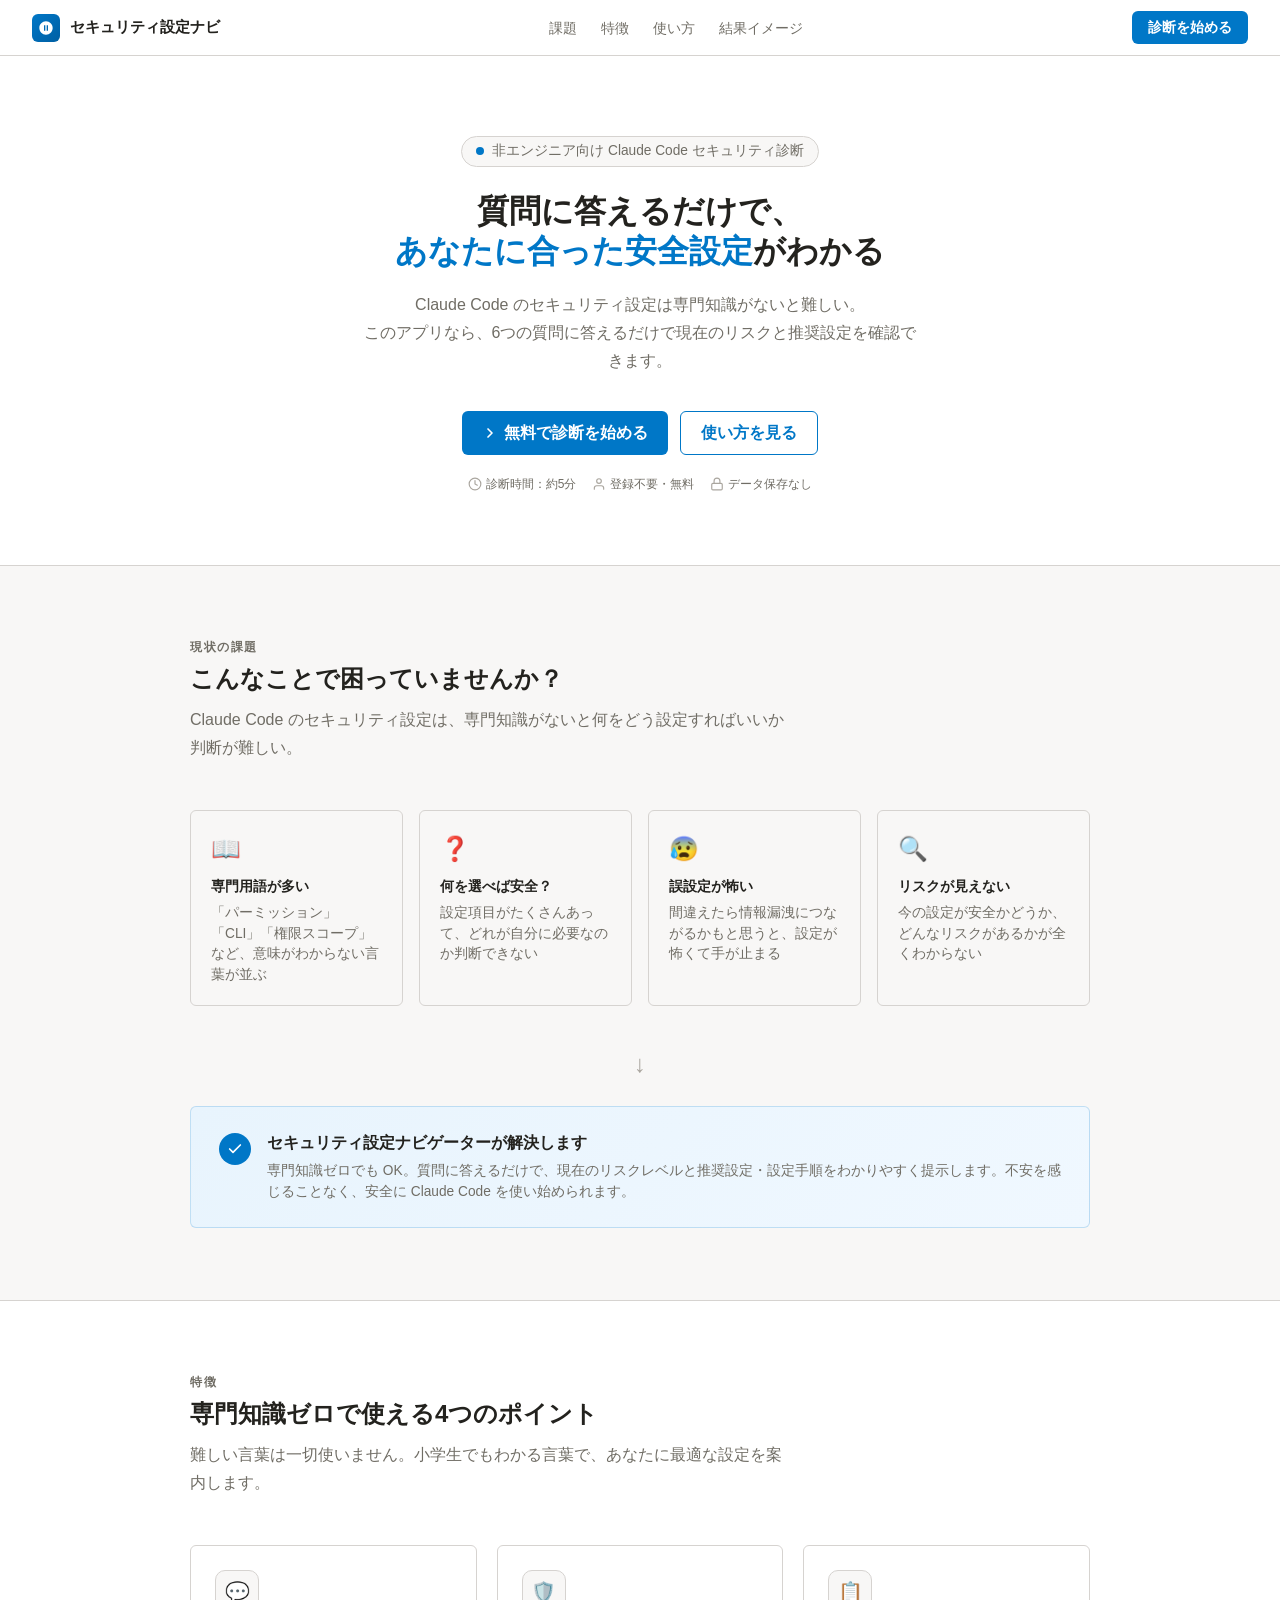
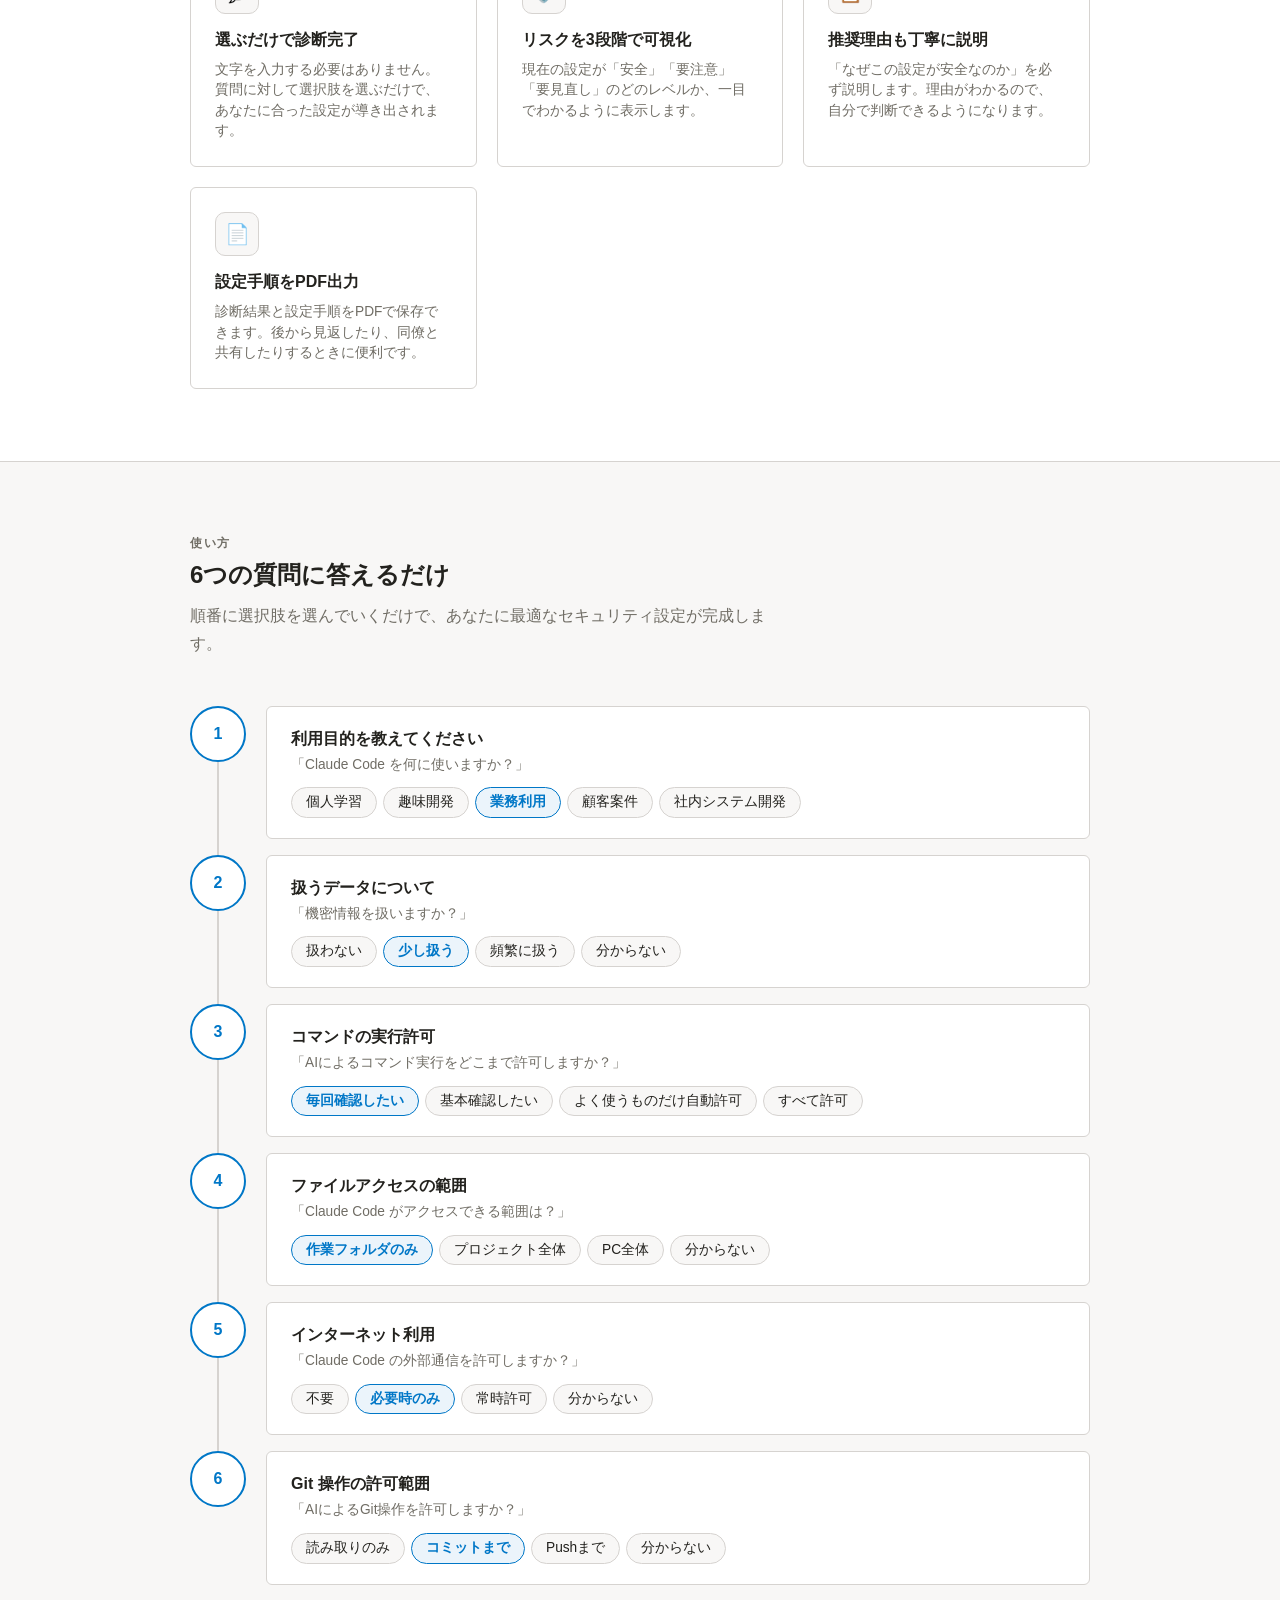
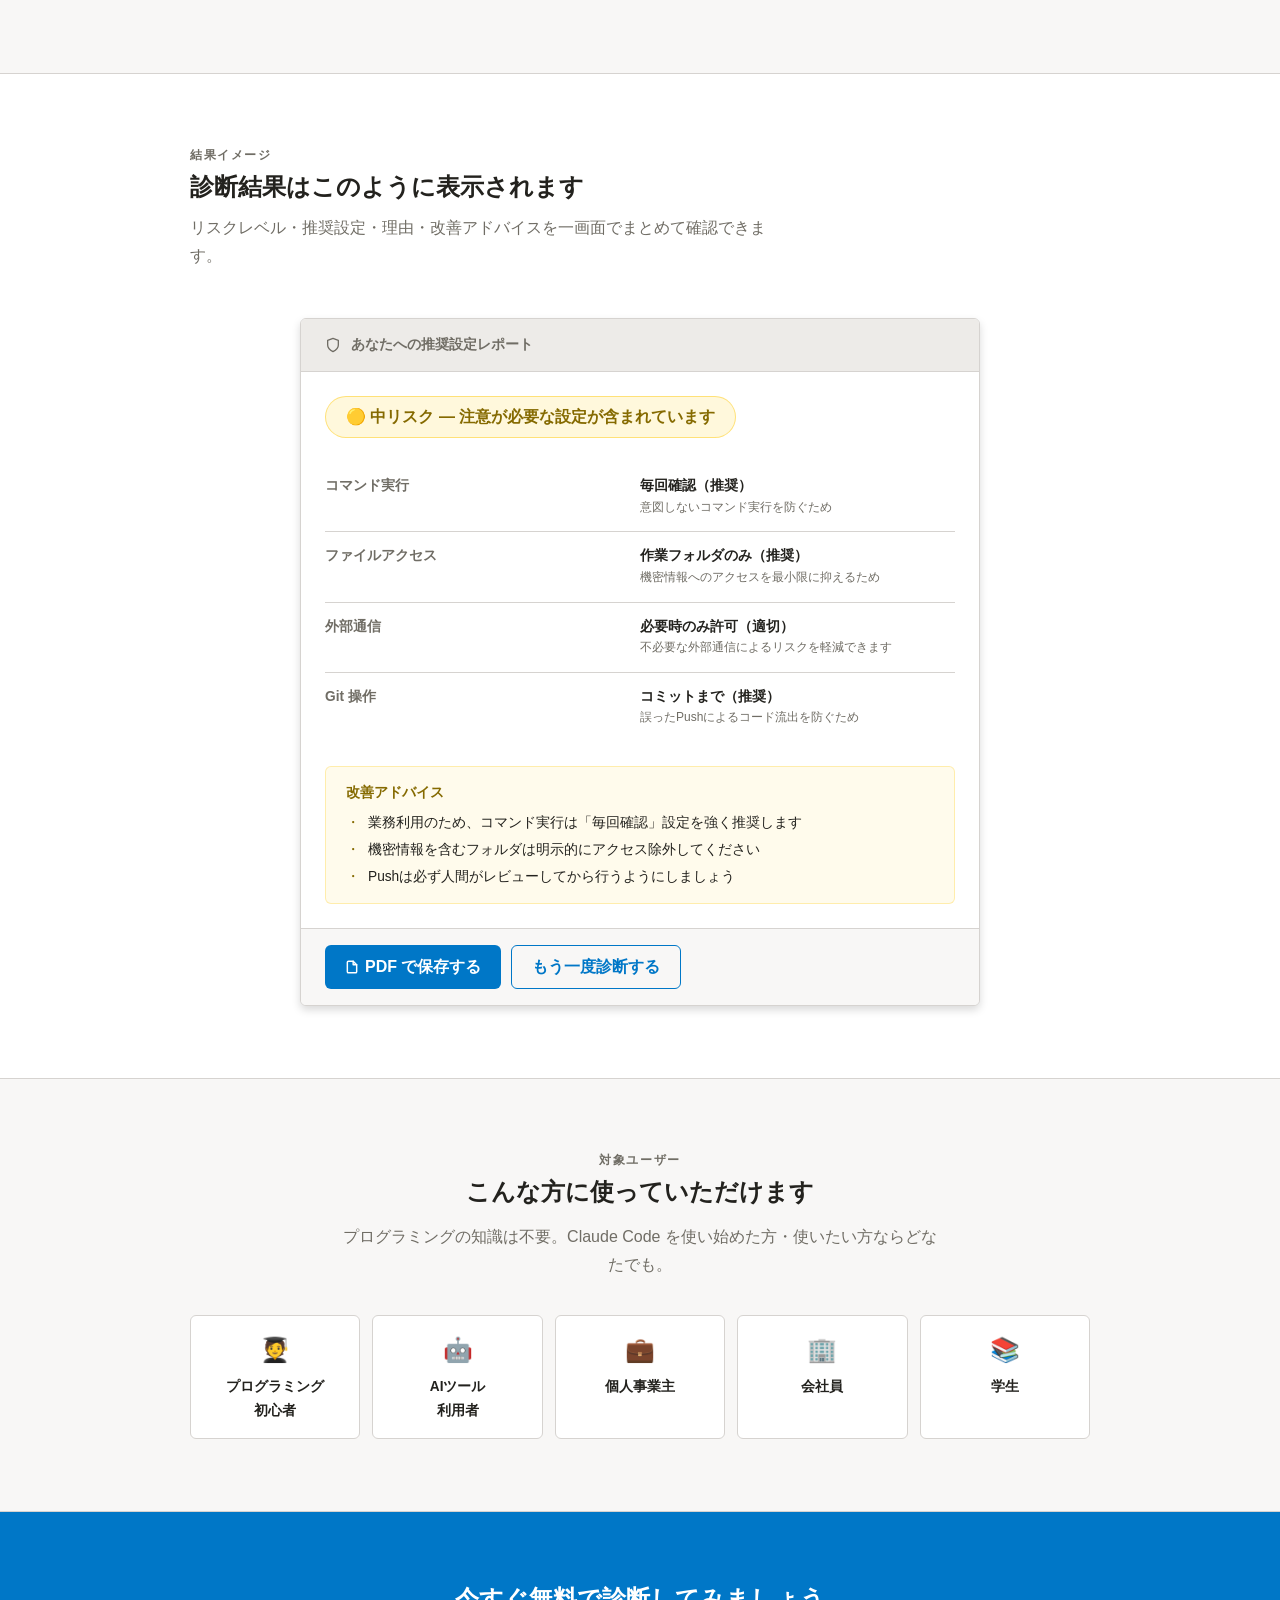
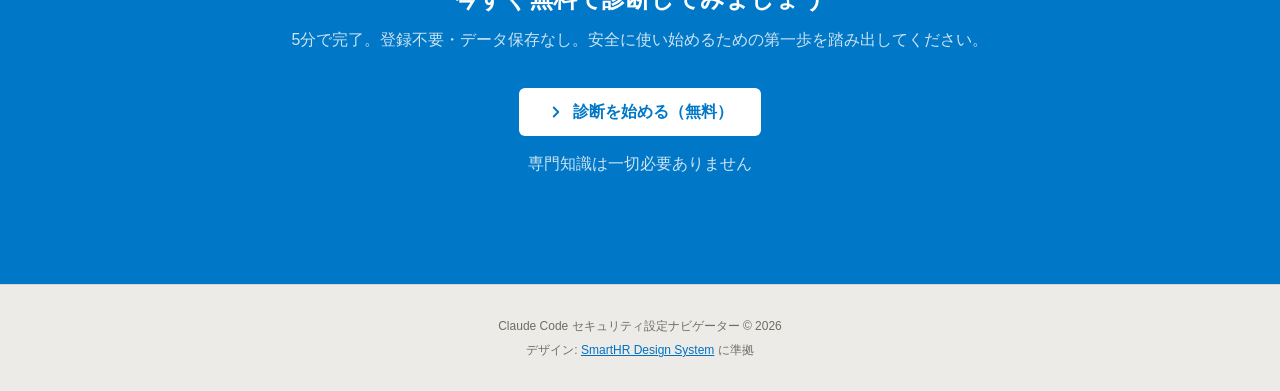
<file: index.html>
<!DOCTYPE html>
<html lang="ja">
<head>
<meta charset="UTF-8">
<meta name="viewport" content="width=device-width, initial-scale=1.0">
<title>Claude Code セキュリティ設定ナビゲーター — 5分で安全な設定がわかる</title>
<style>
  @font-face {
    font-family: AdjustedYuGothic;
    font-weight: 400;
    src: local("Yu Gothic Medium");
  }
  @font-face {
    font-family: AdjustedYuGothic;
    font-weight: 700;
    src: local("Yu Gothic Bold");
  }

  :root {
    --smarthr-blue: #00c4cc;
    --product-main: #0077c7;
    --danger: #e01e5a;
    --warning: #ffcc17;
    --text-link: #0071c1;
    --orange-accent: #ff9900;
    --text-black: #23221e;
    --text-grey: #706d65;
    --text-disabled: #c1bdb7;
    --stone-01: #f8f7f6;
    --stone-02: #edebe8;
    --stone-03: #aaa69f;
    --stone-04: #4e4c49;
    --white: #ffffff;
    --border: #d6d3d0;
    --over-background: #f2f1f0;
    --shadow-1: 0 2px 4px rgba(0,0,0,0.1);
    --shadow-2: 0 4px 8px rgba(0,0,0,0.15);
    --font-base: AdjustedYuGothic, "Yu Gothic", YuGothic, "Hiragino Sans", sans-serif;
    --radius: 6px;
    --space-xs: 4px;
    --space-s: 8px;
    --space-m: 16px;
    --space-l: 24px;
    --space-xl: 32px;
    --space-xxl: 40px;
  }

  * { margin: 0; padding: 0; box-sizing: border-box; }

  body {
    background: var(--stone-01);
    color: var(--text-black);
    font-family: var(--font-base);
    font-size: 16px;
    font-weight: 400;
    line-height: 1.5;
    letter-spacing: 0;
    overflow-wrap: break-word;
    -webkit-font-smoothing: antialiased;
  }

  /* ===== NAV ===== */
  .nav {
    position: sticky; top: 0; z-index: 100;
    display: flex; align-items: center; justify-content: space-between;
    padding: 0 var(--space-xl); height: 56px;
    background: var(--white);
    border-bottom: 1px solid var(--border);
  }
  .nav-brand {
    font-size: 15px; font-weight: 700; color: var(--text-black);
    text-decoration: none; display: flex; align-items: center; gap: 10px;
  }
  .nav-logo {
    width: 28px; height: 28px; border-radius: 6px;
    background: linear-gradient(135deg, var(--product-main), #005fa3);
    display: flex; align-items: center; justify-content: center;
    flex-shrink: 0;
  }
  .nav-logo svg { width: 16px; height: 16px; fill: #fff; }
  .nav-links { display: flex; gap: 24px; list-style: none; }
  .nav-links a { font-size: 14px; color: var(--text-grey); text-decoration: none; transition: color 0.15s; }
  .nav-links a:hover { color: var(--text-black); }
  .btn-primary {
    display: inline-flex; align-items: center; gap: 6px;
    background: var(--product-main); color: #fff;
    padding: 8px 20px; border-radius: var(--radius); border: none;
    font-family: var(--font-base); font-size: 1rem; font-weight: 700;
    text-decoration: none; cursor: pointer; transition: opacity 0.15s;
    min-height: 44px;
  }
  .btn-primary:hover { opacity: 0.85; }
  .btn-primary-sm {
    display: inline-flex; align-items: center; gap: 6px;
    background: var(--product-main); color: #fff;
    padding: 6px 16px; border-radius: var(--radius); border: none;
    font-family: var(--font-base); font-size: 14px; font-weight: 700;
    text-decoration: none; cursor: pointer; transition: opacity 0.15s;
  }
  .btn-primary-sm:hover { opacity: 0.85; }
  .btn-secondary {
    display: inline-flex; align-items: center; gap: 6px;
    background: transparent; color: var(--product-main);
    padding: 8px 20px; border-radius: var(--radius);
    border: 1px solid var(--product-main);
    font-family: var(--font-base); font-size: 1rem; font-weight: 700;
    text-decoration: none; cursor: pointer; transition: background 0.15s;
    min-height: 44px;
  }
  .btn-secondary:hover { background: var(--over-background); }

  /* ===== HERO ===== */
  .hero {
    background: var(--white);
    padding: 80px 32px 72px;
    text-align: center;
    border-bottom: 1px solid var(--border);
  }
  .hero-eyebrow {
    display: inline-flex; align-items: center; gap: 8px;
    background: var(--stone-01); border: 1px solid var(--border);
    border-radius: 100px; padding: 4px 14px;
    font-size: 0.857rem; color: var(--text-grey);
    margin-bottom: 24px;
  }
  .hero-eyebrow .dot {
    width: 8px; height: 8px; border-radius: 50%;
    background: var(--product-main); flex-shrink: 0;
  }
  .hero h1 {
    font-size: 2rem; font-weight: 700; line-height: 1.25;
    color: var(--text-black); margin-bottom: 20px;
    max-width: 740px; margin-left: auto; margin-right: auto;
  }
  .hero h1 em {
    font-style: normal;
    color: var(--product-main);
  }
  .hero-desc {
    font-size: 1rem; color: var(--text-grey);
    max-width: 560px; margin: 0 auto 36px; line-height: 1.75;
  }
  .hero-actions { display: flex; gap: 12px; justify-content: center; flex-wrap: wrap; }
  .hero-note {
    margin-top: 20px; font-size: 0.75rem; color: var(--text-grey);
    display: flex; align-items: center; gap: 16px; justify-content: center; flex-wrap: wrap;
  }
  .hero-note span { display: flex; align-items: center; gap: 4px; }

  /* ===== SECTION WRAPPERS ===== */
  .section-white { background: var(--white); padding: 72px 32px; border-bottom: 1px solid var(--border); }
  .section-stone { background: var(--stone-01); padding: 72px 32px; border-bottom: 1px solid var(--border); }
  .section-dark { background: var(--text-black); padding: 72px 32px; }
  .inner { max-width: 900px; margin: 0 auto; }
  .section-label {
    font-size: 0.75rem; font-weight: 700; color: var(--text-grey);
    text-transform: uppercase; letter-spacing: 0.1rem; margin-bottom: 8px;
  }
  .section-title {
    font-size: 1.5rem; font-weight: 700; line-height: 1.25;
    margin-bottom: 12px;
  }
  .section-lead {
    font-size: 1rem; color: var(--text-grey); line-height: 1.75;
    margin-bottom: 48px; max-width: 600px;
  }

  /* ===== PROBLEM ===== */
  .problem-grid {
    display: grid;
    grid-template-columns: repeat(auto-fit, minmax(200px, 1fr));
    gap: 16px;
    margin-bottom: 40px;
  }
  .problem-card {
    background: var(--stone-01);
    border: 1px solid var(--border);
    border-radius: var(--radius);
    padding: 20px;
  }
  .problem-card .icon {
    font-size: 1.5rem; margin-bottom: 10px;
  }
  .problem-card h3 { font-size: 0.857rem; font-weight: 700; margin-bottom: 6px; }
  .problem-card p { font-size: 0.857rem; color: var(--text-grey); line-height: 1.5; }
  .problem-arrow {
    text-align: center; font-size: 1.5rem; color: var(--stone-03);
    margin: 8px 0 24px;
  }
  .solution-banner {
    background: linear-gradient(135deg, #e8f4fd, #f0f8ff);
    border: 1px solid rgba(0,119,199,0.2);
    border-radius: var(--radius);
    padding: 24px 28px;
    display: flex; align-items: flex-start; gap: 16px;
  }
  .solution-banner .check-icon {
    width: 32px; height: 32px; border-radius: 50%;
    background: var(--product-main);
    display: flex; align-items: center; justify-content: center;
    flex-shrink: 0; margin-top: 2px;
  }
  .solution-banner .check-icon svg { width: 16px; height: 16px; stroke: #fff; fill: none; }
  .solution-banner h3 { font-size: 1rem; font-weight: 700; margin-bottom: 6px; }
  .solution-banner p { font-size: 0.857rem; color: var(--text-grey); line-height: 1.5; }

  /* ===== FEATURES ===== */
  .feature-grid {
    display: grid;
    grid-template-columns: repeat(auto-fit, minmax(260px, 1fr));
    gap: 20px;
  }
  .feature-card {
    background: var(--white);
    border: 1px solid var(--border);
    border-radius: var(--radius);
    padding: 24px;
    transition: box-shadow 0.2s;
  }
  .feature-card:hover { box-shadow: var(--shadow-1); }
  .feature-icon {
    width: 44px; height: 44px; border-radius: 10px;
    background: var(--stone-01); border: 1px solid var(--border);
    display: flex; align-items: center; justify-content: center;
    font-size: 1.25rem; margin-bottom: 14px;
  }
  .feature-card h3 { font-size: 1rem; font-weight: 700; margin-bottom: 8px; }
  .feature-card p { font-size: 0.857rem; color: var(--text-grey); line-height: 1.5; }

  /* ===== FLOW / HOW IT WORKS ===== */
  .flow-wrapper { display: flex; flex-direction: column; gap: 0; }
  .flow-item {
    display: grid;
    grid-template-columns: 56px 1fr;
    gap: 0 20px;
    position: relative;
  }
  .flow-item:not(:last-child) .flow-line {
    position: absolute;
    left: 27px; top: 56px; bottom: -16px;
    width: 2px;
    background: var(--border);
  }
  .flow-step-num {
    width: 56px; height: 56px; border-radius: 50%;
    background: var(--white); border: 2px solid var(--product-main);
    display: flex; align-items: center; justify-content: center;
    font-size: 1rem; font-weight: 700; color: var(--product-main);
    flex-shrink: 0; z-index: 1; position: relative;
  }
  .flow-content {
    background: var(--white);
    border: 1px solid var(--border);
    border-radius: var(--radius);
    padding: 20px 24px;
    margin-bottom: 16px;
  }
  .flow-content h3 { font-size: 1rem; font-weight: 700; margin-bottom: 4px; }
  .flow-content .flow-question { font-size: 0.857rem; color: var(--text-grey); margin-bottom: 12px; }
  .flow-choices { display: flex; flex-wrap: wrap; gap: 6px; }
  .flow-choice {
    display: inline-block;
    background: var(--stone-01); border: 1px solid var(--border);
    border-radius: 100px; padding: 4px 14px;
    font-size: 0.857rem; color: var(--text-black);
  }
  .flow-choice.active {
    background: rgba(0,119,199,0.08);
    border-color: var(--product-main);
    color: var(--product-main);
    font-weight: 700;
  }

  /* ===== RESULT PREVIEW ===== */
  .result-card {
    background: var(--white);
    border: 1px solid var(--border);
    border-radius: var(--radius);
    overflow: hidden;
    box-shadow: var(--shadow-2);
    max-width: 680px;
    margin: 0 auto;
  }
  .result-header {
    background: var(--stone-02);
    padding: 16px 24px;
    display: flex; align-items: center; gap: 10px;
    border-bottom: 1px solid var(--border);
  }
  .result-header h3 { font-size: 0.857rem; font-weight: 700; color: var(--text-grey); }
  .result-body { padding: 24px; }
  .risk-badge {
    display: inline-flex; align-items: center; gap: 8px;
    padding: 8px 20px; border-radius: 100px;
    font-size: 1rem; font-weight: 700; margin-bottom: 24px;
  }
  .risk-badge.medium {
    background: rgba(255,204,23,0.15);
    color: #856a00;
    border: 1px solid rgba(255,204,23,0.5);
  }
  .result-items { display: flex; flex-direction: column; gap: 0; }
  .result-item {
    display: grid; grid-template-columns: 1fr 1fr;
    gap: 0; border-top: 1px solid var(--border); padding: 14px 0;
  }
  .result-item:first-child { border-top: none; }
  .result-item-label { font-size: 0.857rem; font-weight: 700; color: var(--text-grey); }
  .result-item-value { font-size: 0.857rem; }
  .result-item-value strong { font-weight: 700; color: var(--text-black); display: block; }
  .result-item-value .reason { font-size: 0.75rem; color: var(--text-grey); margin-top: 2px; }
  .advice-list { margin-top: 24px; padding: 16px 20px; background: rgba(255,204,23,0.08); border-radius: var(--radius); border: 1px solid rgba(255,204,23,0.3); }
  .advice-list h4 { font-size: 0.857rem; font-weight: 700; margin-bottom: 10px; color: #856a00; }
  .advice-list ul { list-style: none; display: flex; flex-direction: column; gap: 6px; }
  .advice-list li { font-size: 0.857rem; color: var(--text-black); display: flex; gap: 8px; }
  .advice-list li::before { content: "・"; color: #856a00; flex-shrink: 0; }
  .result-actions { padding: 16px 24px; background: var(--stone-01); border-top: 1px solid var(--border); display: flex; gap: 10px; flex-wrap: wrap; }

  /* ===== TARGET ===== */
  .target-grid {
    display: grid;
    grid-template-columns: repeat(auto-fit, minmax(140px, 1fr));
    gap: 12px;
  }
  .target-chip {
    background: var(--white);
    border: 1px solid var(--border);
    border-radius: var(--radius);
    padding: 16px;
    text-align: center;
  }
  .target-chip .emoji { font-size: 1.5rem; display: block; margin-bottom: 6px; }
  .target-chip span { font-size: 0.857rem; font-weight: 700; color: var(--text-black); }

  /* ===== CTA ===== */
  .cta-section { background: var(--product-main); padding: 72px 32px; text-align: center; }
  .cta-section h2 { font-size: 1.5rem; font-weight: 700; color: #fff; line-height: 1.25; margin-bottom: 14px; }
  .cta-section p { font-size: 1rem; color: rgba(255,255,255,0.8); margin-bottom: 36px; }
  .btn-white {
    display: inline-flex; align-items: center; gap: 8px;
    background: #fff; color: var(--product-main);
    padding: 12px 28px; border-radius: var(--radius); border: none;
    font-family: var(--font-base); font-size: 1rem; font-weight: 700;
    text-decoration: none; cursor: pointer; transition: opacity 0.15s;
    min-height: 44px;
  }
  .btn-white:hover { opacity: 0.9; }
  .cta-note { margin-top: 16px; font-size: 0.857rem; color: rgba(255,255,255,0.65); }

  /* ===== FOOTER ===== */
  footer {
    background: var(--stone-02);
    padding: 32px;
    text-align: center;
    font-size: 0.75rem;
    color: var(--text-grey);
    border-top: 1px solid var(--border);
  }

  /* ===== UTILITIES ===== */
  .text-center { text-align: center; }
  .mb-s { margin-bottom: var(--space-s); }
  .mb-m { margin-bottom: var(--space-m); }
  .mb-l { margin-bottom: var(--space-l); }
  .mb-xl { margin-bottom: var(--space-xl); }

  /* ===== RESPONSIVE ===== */
  @media (max-width: 599px) {
    .nav { padding: 0 16px; }
    .nav-links { display: none; }
    .hero { padding: 56px 20px 48px; }
    .hero h1 { font-size: 1.5rem; }
    .section-white, .section-stone, .section-dark { padding: 48px 20px; }
    .cta-section { padding: 48px 20px; }
    .flow-item { grid-template-columns: 44px 1fr; }
    .flow-step-num { width: 44px; height: 44px; font-size: 0.857rem; }
    .flow-item:not(:last-child) .flow-line { left: 21px; }
    .result-item { grid-template-columns: 1fr; gap: 4px; }
    .target-grid { grid-template-columns: repeat(2, 1fr); }
  }
  @media (min-width: 600px) and (max-width: 959px) {
    .hero { padding: 64px 24px 56px; }
    .hero h1 { font-size: 1.75rem; }
  }
</style>
</head>
<body>

<!-- ===== NAV ===== -->
<nav class="nav">
  <a class="nav-brand" href="#">
    <span class="nav-logo">
      <svg viewBox="0 0 24 24" xmlns="http://www.w3.org/2000/svg">
        <path d="M12 2C6.48 2 2 6.48 2 12s4.48 10 10 10 10-4.48 10-10S17.52 2 12 2zm-1 14H9V8h2v8zm4 0h-2V8h2v8z"/>
      </svg>
    </span>
    セキュリティ設定ナビ
  </a>
  <ul class="nav-links">
    <li><a href="#problem">課題</a></li>
    <li><a href="#features">特徴</a></li>
    <li><a href="#howto">使い方</a></li>
    <li><a href="#result">結果イメージ</a></li>
  </ul>
  <a class="btn-primary-sm" href="#cta">診断を始める</a>
</nav>

<!-- ===== HERO ===== -->
<section class="hero">
  <div class="hero-eyebrow">
    <span class="dot"></span>
    非エンジニア向け Claude Code セキュリティ診断
  </div>
  <h1>
    質問に答えるだけで、<br>
    <em>あなたに合った安全設定</em>がわかる
  </h1>
  <p class="hero-desc">
    Claude Code のセキュリティ設定は専門知識がないと難しい。<br>
    このアプリなら、6つの質問に答えるだけで現在のリスクと推奨設定を確認できます。
  </p>
  <div class="hero-actions">
    <a class="btn-primary" href="#cta">
      <svg width="16" height="16" viewBox="0 0 24 24" fill="none" stroke="currentColor" stroke-width="2.5" stroke-linecap="round" stroke-linejoin="round"><polyline points="9 18 15 12 9 6"/></svg>
      無料で診断を始める
    </a>
    <a class="btn-secondary" href="#howto">使い方を見る</a>
  </div>
  <div class="hero-note">
    <span>
      <svg width="14" height="14" viewBox="0 0 24 24" fill="none" stroke="var(--stone-03)" stroke-width="2" stroke-linecap="round" stroke-linejoin="round"><circle cx="12" cy="12" r="10"/><polyline points="12 6 12 12 16 14"/></svg>
      診断時間：約5分
    </span>
    <span>
      <svg width="14" height="14" viewBox="0 0 24 24" fill="none" stroke="var(--stone-03)" stroke-width="2" stroke-linecap="round" stroke-linejoin="round"><path d="M20 21v-2a4 4 0 0 0-4-4H8a4 4 0 0 0-4 4v2"/><circle cx="12" cy="7" r="4"/></svg>
      登録不要・無料
    </span>
    <span>
      <svg width="14" height="14" viewBox="0 0 24 24" fill="none" stroke="var(--stone-03)" stroke-width="2" stroke-linecap="round" stroke-linejoin="round"><rect x="3" y="11" width="18" height="11" rx="2" ry="2"/><path d="M7 11V7a5 5 0 0 1 10 0v4"/></svg>
      データ保存なし
    </span>
  </div>
</section>

<!-- ===== PROBLEM ===== -->
<section class="section-stone" id="problem">
  <div class="inner">
    <div class="section-label">現状の課題</div>
    <h2 class="section-title">こんなことで困っていませんか？</h2>
    <p class="section-lead">Claude Code のセキュリティ設定は、専門知識がないと何をどう設定すればいいか判断が難しい。</p>

    <div class="problem-grid">
      <div class="problem-card">
        <div class="icon">📖</div>
        <h3>専門用語が多い</h3>
        <p>「パーミッション」「CLI」「権限スコープ」など、意味がわからない言葉が並ぶ</p>
      </div>
      <div class="problem-card">
        <div class="icon">❓</div>
        <h3>何を選べば安全？</h3>
        <p>設定項目がたくさんあって、どれが自分に必要なのか判断できない</p>
      </div>
      <div class="problem-card">
        <div class="icon">😰</div>
        <h3>誤設定が怖い</h3>
        <p>間違えたら情報漏洩につながるかもと思うと、設定が怖くて手が止まる</p>
      </div>
      <div class="problem-card">
        <div class="icon">🔍</div>
        <h3>リスクが見えない</h3>
        <p>今の設定が安全かどうか、どんなリスクがあるかが全くわからない</p>
      </div>
    </div>

    <div class="problem-arrow">↓</div>

    <div class="solution-banner">
      <div class="check-icon">
        <svg viewBox="0 0 24 24" stroke-width="2.5" stroke-linecap="round" stroke-linejoin="round">
          <polyline points="20 6 9 17 4 12"/>
        </svg>
      </div>
      <div>
        <h3>セキュリティ設定ナビゲーターが解決します</h3>
        <p>専門知識ゼロでも OK。質問に答えるだけで、現在のリスクレベルと推奨設定・設定手順をわかりやすく提示します。不安を感じることなく、安全に Claude Code を使い始められます。</p>
      </div>
    </div>
  </div>
</section>

<!-- ===== FEATURES ===== -->
<section class="section-white" id="features">
  <div class="inner">
    <div class="section-label">特徴</div>
    <h2 class="section-title">専門知識ゼロで使える4つのポイント</h2>
    <p class="section-lead">難しい言葉は一切使いません。小学生でもわかる言葉で、あなたに最適な設定を案内します。</p>

    <div class="feature-grid">
      <div class="feature-card">
        <div class="feature-icon">💬</div>
        <h3>選ぶだけで診断完了</h3>
        <p>文字を入力する必要はありません。質問に対して選択肢を選ぶだけで、あなたに合った設定が導き出されます。</p>
      </div>
      <div class="feature-card">
        <div class="feature-icon">🛡️</div>
        <h3>リスクを3段階で可視化</h3>
        <p>現在の設定が「安全」「要注意」「要見直し」のどのレベルか、一目でわかるように表示します。</p>
      </div>
      <div class="feature-card">
        <div class="feature-icon">📋</div>
        <h3>推奨理由も丁寧に説明</h3>
        <p>「なぜこの設定が安全なのか」を必ず説明します。理由がわかるので、自分で判断できるようになります。</p>
      </div>
      <div class="feature-card">
        <div class="feature-icon">📄</div>
        <h3>設定手順をPDF出力</h3>
        <p>診断結果と設定手順をPDFで保存できます。後から見返したり、同僚と共有したりするときに便利です。</p>
      </div>
    </div>
  </div>
</section>

<!-- ===== HOW IT WORKS ===== -->
<section class="section-stone" id="howto">
  <div class="inner">
    <div class="section-label">使い方</div>
    <h2 class="section-title">6つの質問に答えるだけ</h2>
    <p class="section-lead">順番に選択肢を選んでいくだけで、あなたに最適なセキュリティ設定が完成します。</p>

    <div class="flow-wrapper">

      <div class="flow-item">
        <div class="flow-line"></div>
        <div class="flow-step-num">1</div>
        <div class="flow-content">
          <h3>利用目的を教えてください</h3>
          <p class="flow-question">「Claude Code を何に使いますか？」</p>
          <div class="flow-choices">
            <span class="flow-choice">個人学習</span>
            <span class="flow-choice">趣味開発</span>
            <span class="flow-choice active">業務利用</span>
            <span class="flow-choice">顧客案件</span>
            <span class="flow-choice">社内システム開発</span>
          </div>
        </div>
      </div>

      <div class="flow-item">
        <div class="flow-line"></div>
        <div class="flow-step-num">2</div>
        <div class="flow-content">
          <h3>扱うデータについて</h3>
          <p class="flow-question">「機密情報を扱いますか？」</p>
          <div class="flow-choices">
            <span class="flow-choice">扱わない</span>
            <span class="flow-choice active">少し扱う</span>
            <span class="flow-choice">頻繁に扱う</span>
            <span class="flow-choice">分からない</span>
          </div>
        </div>
      </div>

      <div class="flow-item">
        <div class="flow-line"></div>
        <div class="flow-step-num">3</div>
        <div class="flow-content">
          <h3>コマンドの実行許可</h3>
          <p class="flow-question">「AIによるコマンド実行をどこまで許可しますか？」</p>
          <div class="flow-choices">
            <span class="flow-choice active">毎回確認したい</span>
            <span class="flow-choice">基本確認したい</span>
            <span class="flow-choice">よく使うものだけ自動許可</span>
            <span class="flow-choice">すべて許可</span>
          </div>
        </div>
      </div>

      <div class="flow-item">
        <div class="flow-line"></div>
        <div class="flow-step-num">4</div>
        <div class="flow-content">
          <h3>ファイルアクセスの範囲</h3>
          <p class="flow-question">「Claude Code がアクセスできる範囲は？」</p>
          <div class="flow-choices">
            <span class="flow-choice active">作業フォルダのみ</span>
            <span class="flow-choice">プロジェクト全体</span>
            <span class="flow-choice">PC全体</span>
            <span class="flow-choice">分からない</span>
          </div>
        </div>
      </div>

      <div class="flow-item">
        <div class="flow-line"></div>
        <div class="flow-step-num">5</div>
        <div class="flow-content">
          <h3>インターネット利用</h3>
          <p class="flow-question">「Claude Code の外部通信を許可しますか？」</p>
          <div class="flow-choices">
            <span class="flow-choice">不要</span>
            <span class="flow-choice active">必要時のみ</span>
            <span class="flow-choice">常時許可</span>
            <span class="flow-choice">分からない</span>
          </div>
        </div>
      </div>

      <div class="flow-item">
        <div class="flow-step-num">6</div>
        <div class="flow-content">
          <h3>Git 操作の許可範囲</h3>
          <p class="flow-question">「AIによるGit操作を許可しますか？」</p>
          <div class="flow-choices">
            <span class="flow-choice">読み取りのみ</span>
            <span class="flow-choice active">コミットまで</span>
            <span class="flow-choice">Pushまで</span>
            <span class="flow-choice">分からない</span>
          </div>
        </div>
      </div>

    </div>
  </div>
</section>

<!-- ===== RESULT PREVIEW ===== -->
<section class="section-white" id="result">
  <div class="inner">
    <div class="section-label">結果イメージ</div>
    <h2 class="section-title">診断結果はこのように表示されます</h2>
    <p class="section-lead">リスクレベル・推奨設定・理由・改善アドバイスを一画面でまとめて確認できます。</p>

    <div class="result-card">
      <div class="result-header">
        <svg width="16" height="16" viewBox="0 0 24 24" fill="none" stroke="var(--text-grey)" stroke-width="2" stroke-linecap="round" stroke-linejoin="round"><path d="M12 22s8-4 8-10V5l-8-3-8 3v7c0 6 8 10 8 10z"/></svg>
        <h3>あなたへの推奨設定レポート</h3>
      </div>

      <div class="result-body">
        <div class="risk-badge medium">
          🟡 中リスク — 注意が必要な設定が含まれています
        </div>

        <div class="result-items">
          <div class="result-item">
            <div class="result-item-label">コマンド実行</div>
            <div class="result-item-value">
              <strong>毎回確認（推奨）</strong>
              <span class="reason">意図しないコマンド実行を防ぐため</span>
            </div>
          </div>
          <div class="result-item">
            <div class="result-item-label">ファイルアクセス</div>
            <div class="result-item-value">
              <strong>作業フォルダのみ（推奨）</strong>
              <span class="reason">機密情報へのアクセスを最小限に抑えるため</span>
            </div>
          </div>
          <div class="result-item">
            <div class="result-item-label">外部通信</div>
            <div class="result-item-value">
              <strong>必要時のみ許可（適切）</strong>
              <span class="reason">不必要な外部通信によるリスクを軽減できます</span>
            </div>
          </div>
          <div class="result-item">
            <div class="result-item-label">Git 操作</div>
            <div class="result-item-value">
              <strong>コミットまで（推奨）</strong>
              <span class="reason">誤ったPushによるコード流出を防ぐため</span>
            </div>
          </div>
        </div>

        <div class="advice-list">
          <h4>改善アドバイス</h4>
          <ul>
            <li>業務利用のため、コマンド実行は「毎回確認」設定を強く推奨します</li>
            <li>機密情報を含むフォルダは明示的にアクセス除外してください</li>
            <li>Pushは必ず人間がレビューしてから行うようにしましょう</li>
          </ul>
        </div>
      </div>

      <div class="result-actions">
        <a class="btn-primary" href="#cta">
          <svg width="14" height="14" viewBox="0 0 24 24" fill="none" stroke="currentColor" stroke-width="2.5" stroke-linecap="round" stroke-linejoin="round"><path d="M14 2H6a2 2 0 0 0-2 2v16a2 2 0 0 0 2 2h12a2 2 0 0 0 2-2V8z"/><polyline points="14 2 14 8 20 8"/></svg>
          PDF で保存する
        </a>
        <a class="btn-secondary" href="#cta">もう一度診断する</a>
      </div>
    </div>
  </div>
</section>

<!-- ===== TARGET ===== -->
<section class="section-stone">
  <div class="inner text-center">
    <div class="section-label">対象ユーザー</div>
    <h2 class="section-title mb-m">こんな方に使っていただけます</h2>
    <p class="section-lead" style="margin: 0 auto 36px;">プログラミングの知識は不要。Claude Code を使い始めた方・使いたい方ならどなたでも。</p>

    <div class="target-grid">
      <div class="target-chip">
        <span class="emoji">🧑‍🎓</span>
        <span>プログラミング<br>初心者</span>
      </div>
      <div class="target-chip">
        <span class="emoji">🤖</span>
        <span>AIツール<br>利用者</span>
      </div>
      <div class="target-chip">
        <span class="emoji">💼</span>
        <span>個人事業主</span>
      </div>
      <div class="target-chip">
        <span class="emoji">🏢</span>
        <span>会社員</span>
      </div>
      <div class="target-chip">
        <span class="emoji">📚</span>
        <span>学生</span>
      </div>
    </div>
  </div>
</section>

<!-- ===== CTA ===== -->
<section class="cta-section" id="cta">
  <h2>今すぐ無料で診断してみましょう</h2>
  <p>5分で完了。登録不要・データ保存なし。安全に使い始めるための第一歩を踏み出してください。</p>
  <a class="btn-white" href="app.html">
    <svg width="18" height="18" viewBox="0 0 24 24" fill="none" stroke="var(--product-main)" stroke-width="2.5" stroke-linecap="round" stroke-linejoin="round"><polyline points="9 18 15 12 9 6"/></svg>
    診断を始める（無料）
  </a>
  <p class="cta-note">専門知識は一切必要ありません</p>
</section>

<!-- ===== FOOTER ===== -->
<footer>
  <p>Claude Code セキュリティ設定ナビゲーター &copy; 2026</p>
  <p style="margin-top: 6px;">デザイン: <a href="https://smarthr.design/" style="color:var(--text-link);">SmartHR Design System</a> に準拠</p>
</footer>

</body>
</html>
</file>
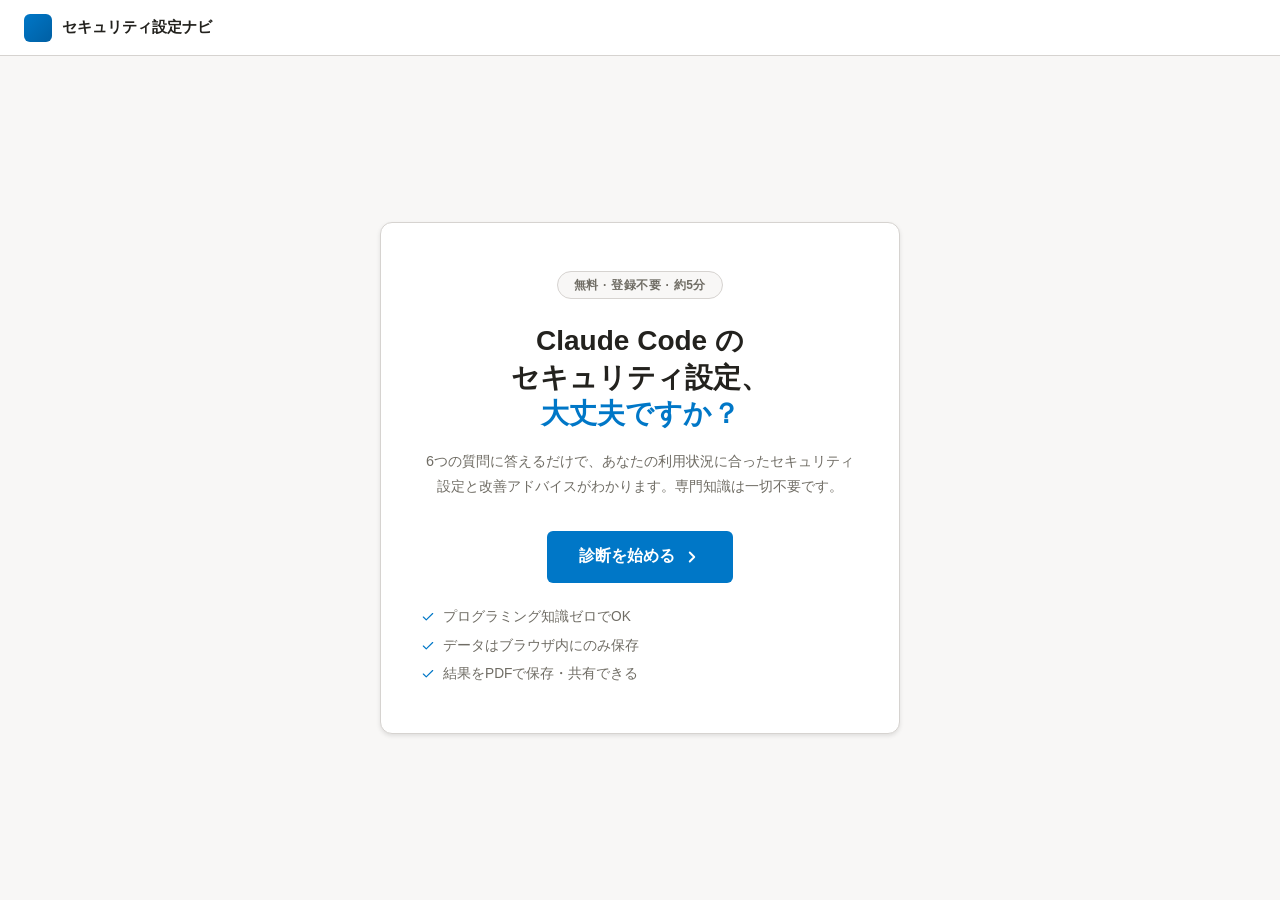
<file: app.html>
<!DOCTYPE html>
<html lang="ja">
<head>
  <meta charset="UTF-8">
  <meta name="viewport" content="width=device-width, initial-scale=1.0">
  <title>Claude Code セキュリティ診断</title>
  <link rel="stylesheet" href="css/app.css">
</head>
<body>

  <!-- ===== ホーム画面 ===== -->
  <div id="screen-home" class="screen">
    <nav class="nav">
      <span class="nav-brand">
        <span class="nav-logo"></span>
        セキュリティ設定ナビ
      </span>
    </nav>
    <main class="home-main">
      <div class="home-card">
        <div class="home-badge">無料 · 登録不要 · 約5分</div>
        <h1 class="home-title">
          Claude Code の<br>セキュリティ設定、<br><em>大丈夫ですか？</em>
        </h1>
        <p class="home-desc">
          6つの質問に答えるだけで、あなたの利用状況に合ったセキュリティ設定と改善アドバイスがわかります。専門知識は一切不要です。
        </p>
        <button class="btn-start" id="btn-start">
          診断を始める
          <svg width="18" height="18" viewBox="0 0 24 24" fill="none" stroke="currentColor" stroke-width="2.5" stroke-linecap="round" stroke-linejoin="round"><polyline points="9 18 15 12 9 6"/></svg>
        </button>
        <ul class="home-meta">
          <li>
            <svg width="14" height="14" viewBox="0 0 24 24" fill="none" stroke="currentColor" stroke-width="2" stroke-linecap="round" stroke-linejoin="round"><polyline points="20 6 9 17 4 12"/></svg>
            プログラミング知識ゼロでOK
          </li>
          <li>
            <svg width="14" height="14" viewBox="0 0 24 24" fill="none" stroke="currentColor" stroke-width="2" stroke-linecap="round" stroke-linejoin="round"><polyline points="20 6 9 17 4 12"/></svg>
            データはブラウザ内にのみ保存
          </li>
          <li>
            <svg width="14" height="14" viewBox="0 0 24 24" fill="none" stroke="currentColor" stroke-width="2" stroke-linecap="round" stroke-linejoin="round"><polyline points="20 6 9 17 4 12"/></svg>
            結果をPDFで保存・共有できる
          </li>
        </ul>
      </div>
    </main>
  </div>

  <!-- ===== 質問画面 ===== -->
  <div id="screen-question" class="screen" hidden>
    <div class="question-header">
      <button class="btn-back" id="btn-back" aria-label="前の質問に戻る">
        <svg width="16" height="16" viewBox="0 0 24 24" fill="none" stroke="currentColor" stroke-width="2.5" stroke-linecap="round" stroke-linejoin="round"><polyline points="15 18 9 12 15 6"/></svg>
        戻る
      </button>
      <div class="progress-wrap">
        <div class="progress-bar">
          <div class="progress-inner" id="progress-inner"></div>
        </div>
        <span class="progress-label" id="progress-label">1 / 6</span>
      </div>
    </div>

    <main class="question-main">
      <div class="question-card">
        <span class="q-step-label" id="q-step-label"></span>
        <h2 class="q-text" id="q-text"></h2>
        <p class="q-note" id="q-note"></p>
        <div class="choice-list" id="choice-list"></div>
      </div>
    </main>

    <div class="question-footer">
      <button class="btn-next" id="btn-next" disabled>
        次へ
        <svg width="16" height="16" viewBox="0 0 24 24" fill="none" stroke="currentColor" stroke-width="2.5" stroke-linecap="round" stroke-linejoin="round"><polyline points="9 18 15 12 9 6"/></svg>
      </button>
    </div>
  </div>

  <!-- ===== 結果画面 ===== -->
  <div id="screen-result" class="screen" hidden>
    <div class="result-nav no-print">
      <span class="result-nav-brand">
        <span class="nav-logo"></span>
        診断結果レポート
      </span>
      <button class="btn-print" id="btn-print">
        <svg width="15" height="15" viewBox="0 0 24 24" fill="none" stroke="currentColor" stroke-width="2" stroke-linecap="round" stroke-linejoin="round"><polyline points="6 9 6 2 18 2 18 9"/><path d="M6 18H4a2 2 0 0 1-2-2v-5a2 2 0 0 1 2-2h16a2 2 0 0 1 2 2v5a2 2 0 0 1-2 2h-2"/><rect x="6" y="14" width="12" height="8"/></svg>
        PDF で保存
      </button>
    </div>

    <main class="result-main">
      <div id="result-content"></div>

      <div class="result-restart no-print">
        <button class="btn-secondary" id="btn-restart">
          <svg width="15" height="15" viewBox="0 0 24 24" fill="none" stroke="currentColor" stroke-width="2" stroke-linecap="round" stroke-linejoin="round"><polyline points="1 4 1 10 7 10"/><path d="M3.51 15a9 9 0 1 0 .49-3.67"/></svg>
          もう一度診断する
        </button>
      </div>
    </main>
  </div>

  <script src="js/app.js"></script>
</body>
</html>
</file>
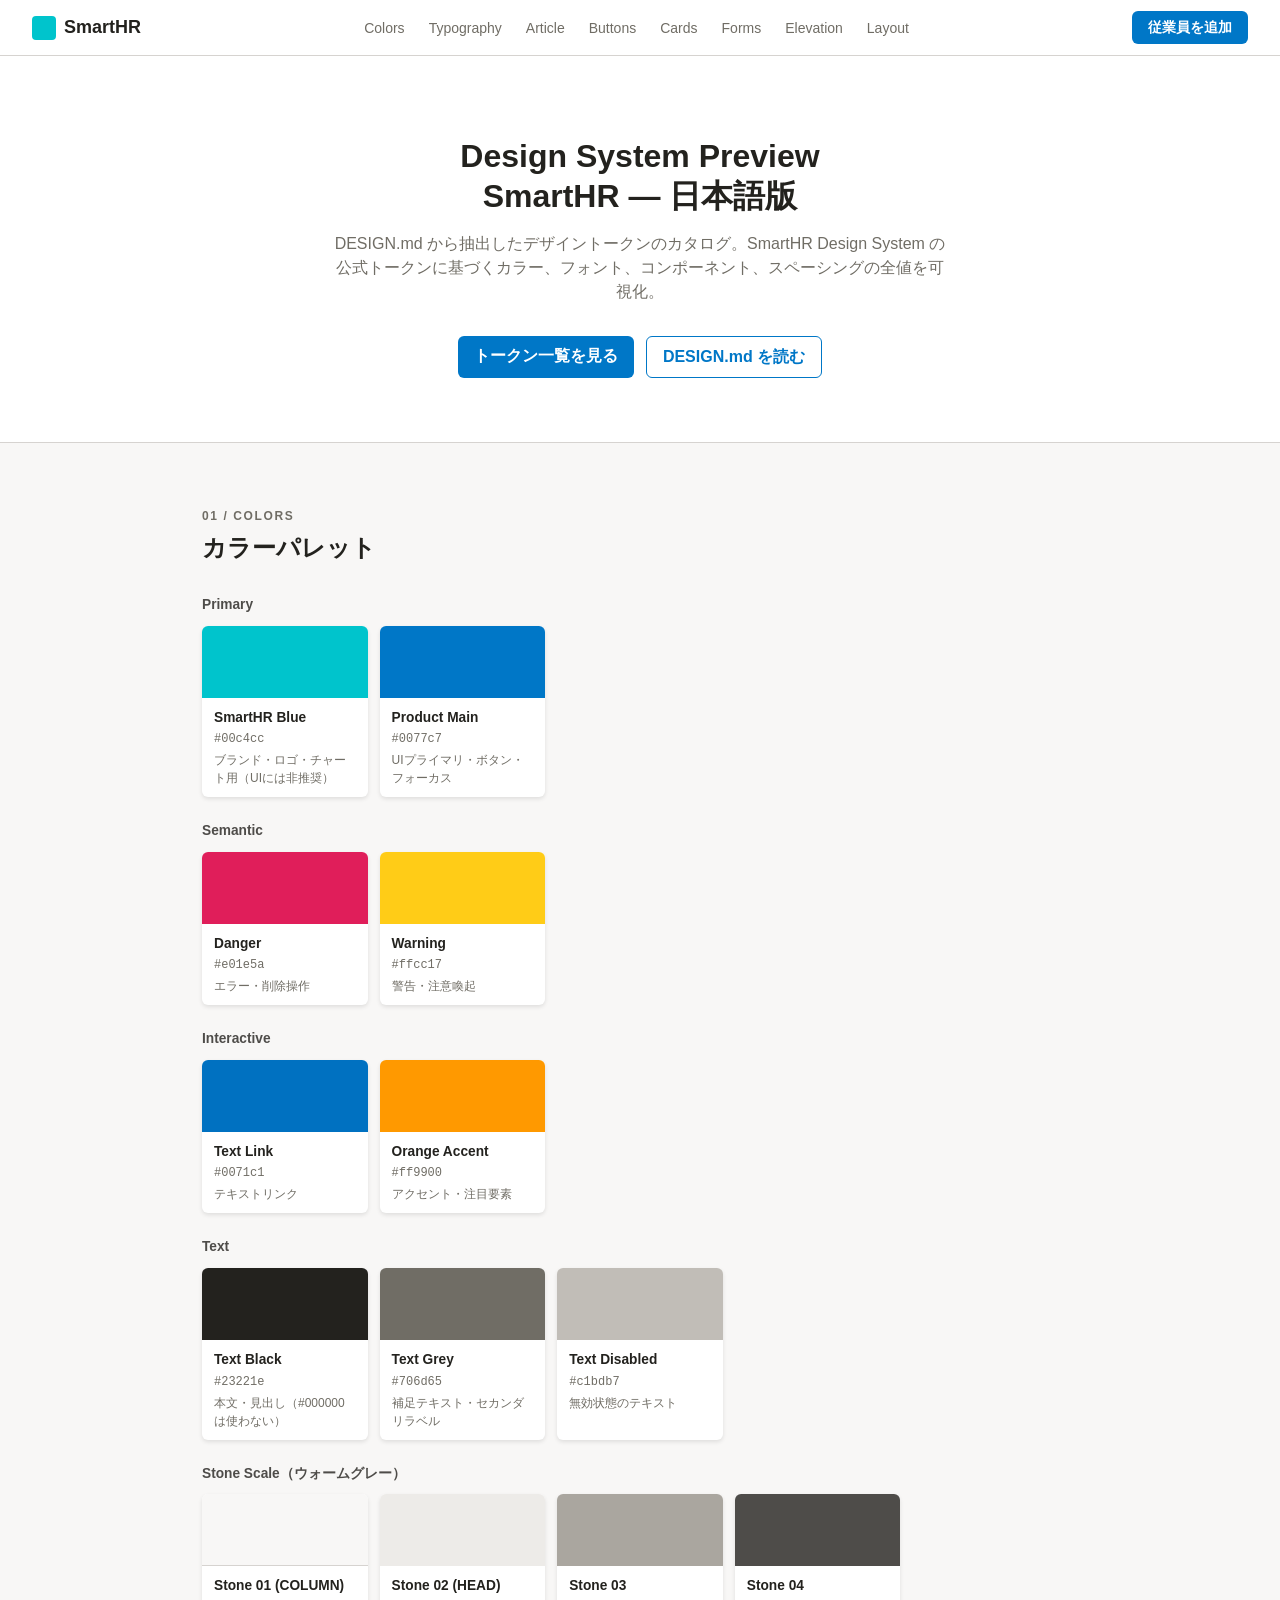
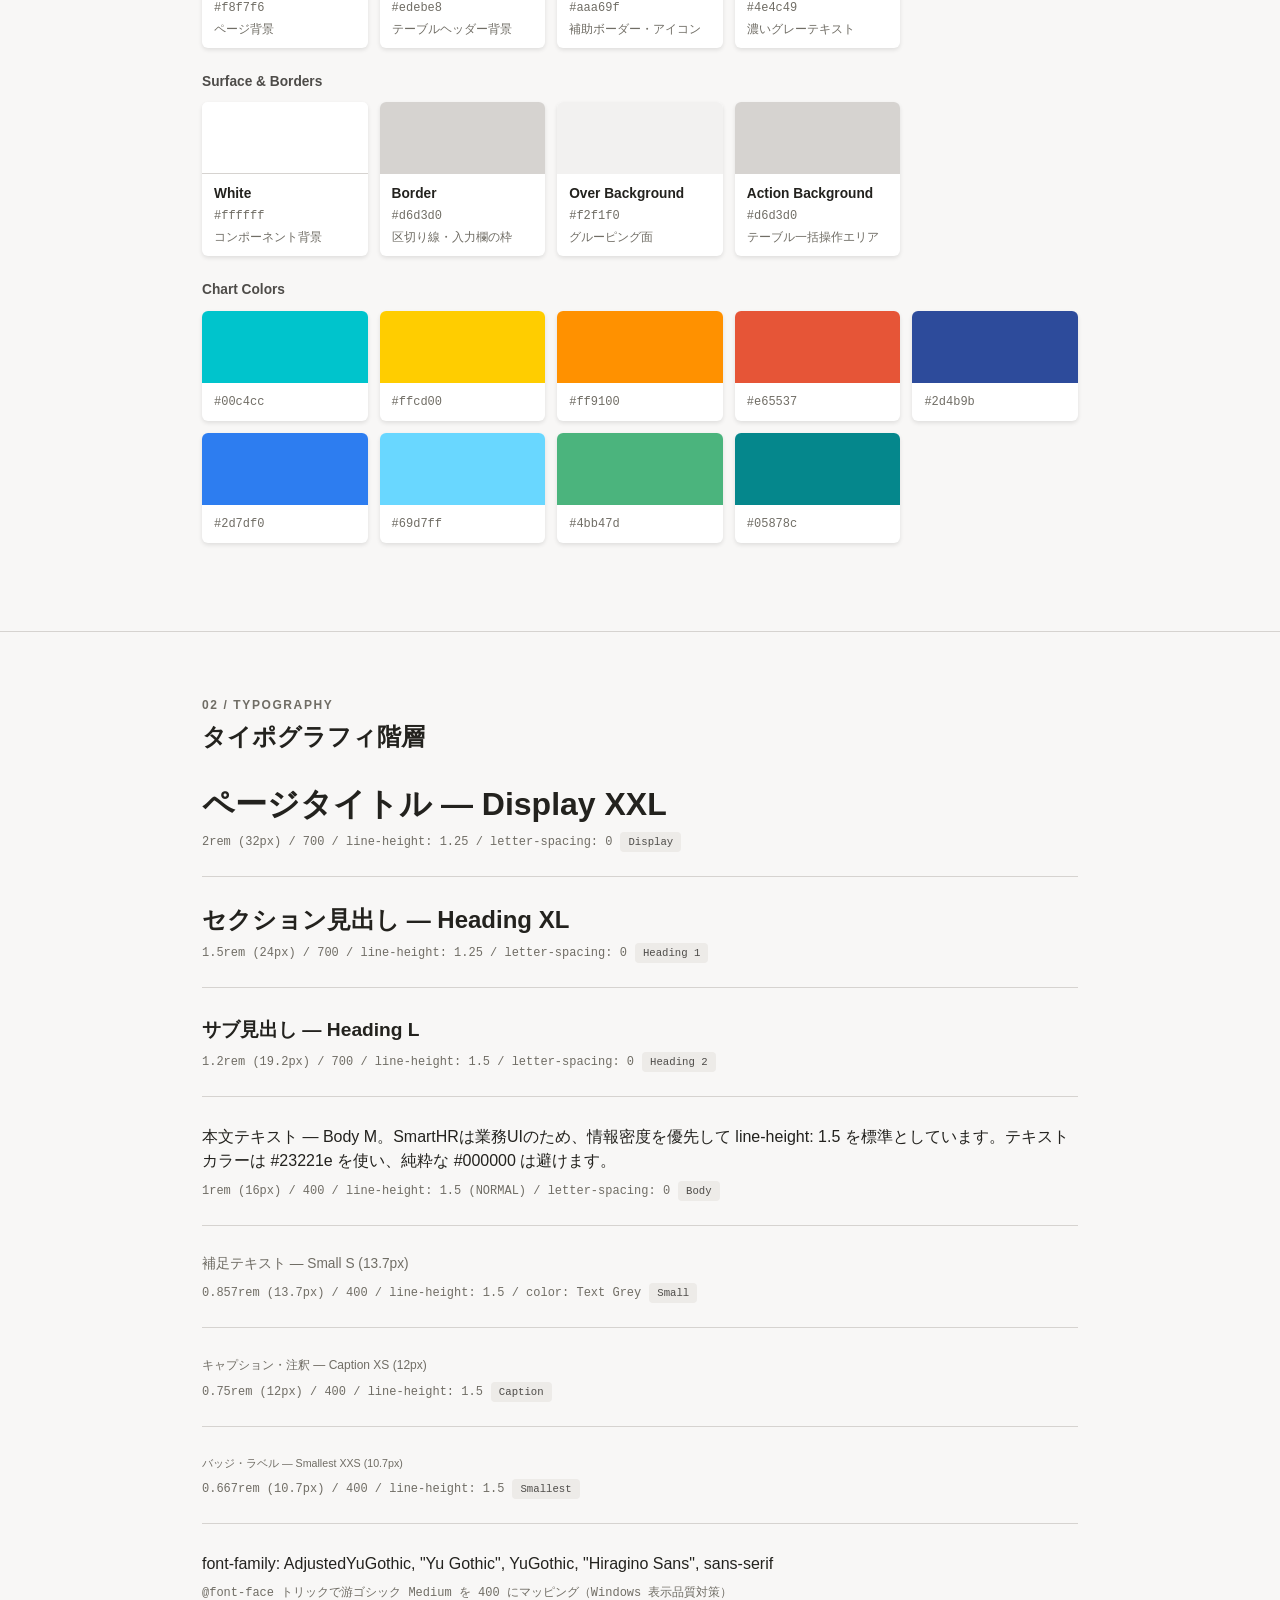
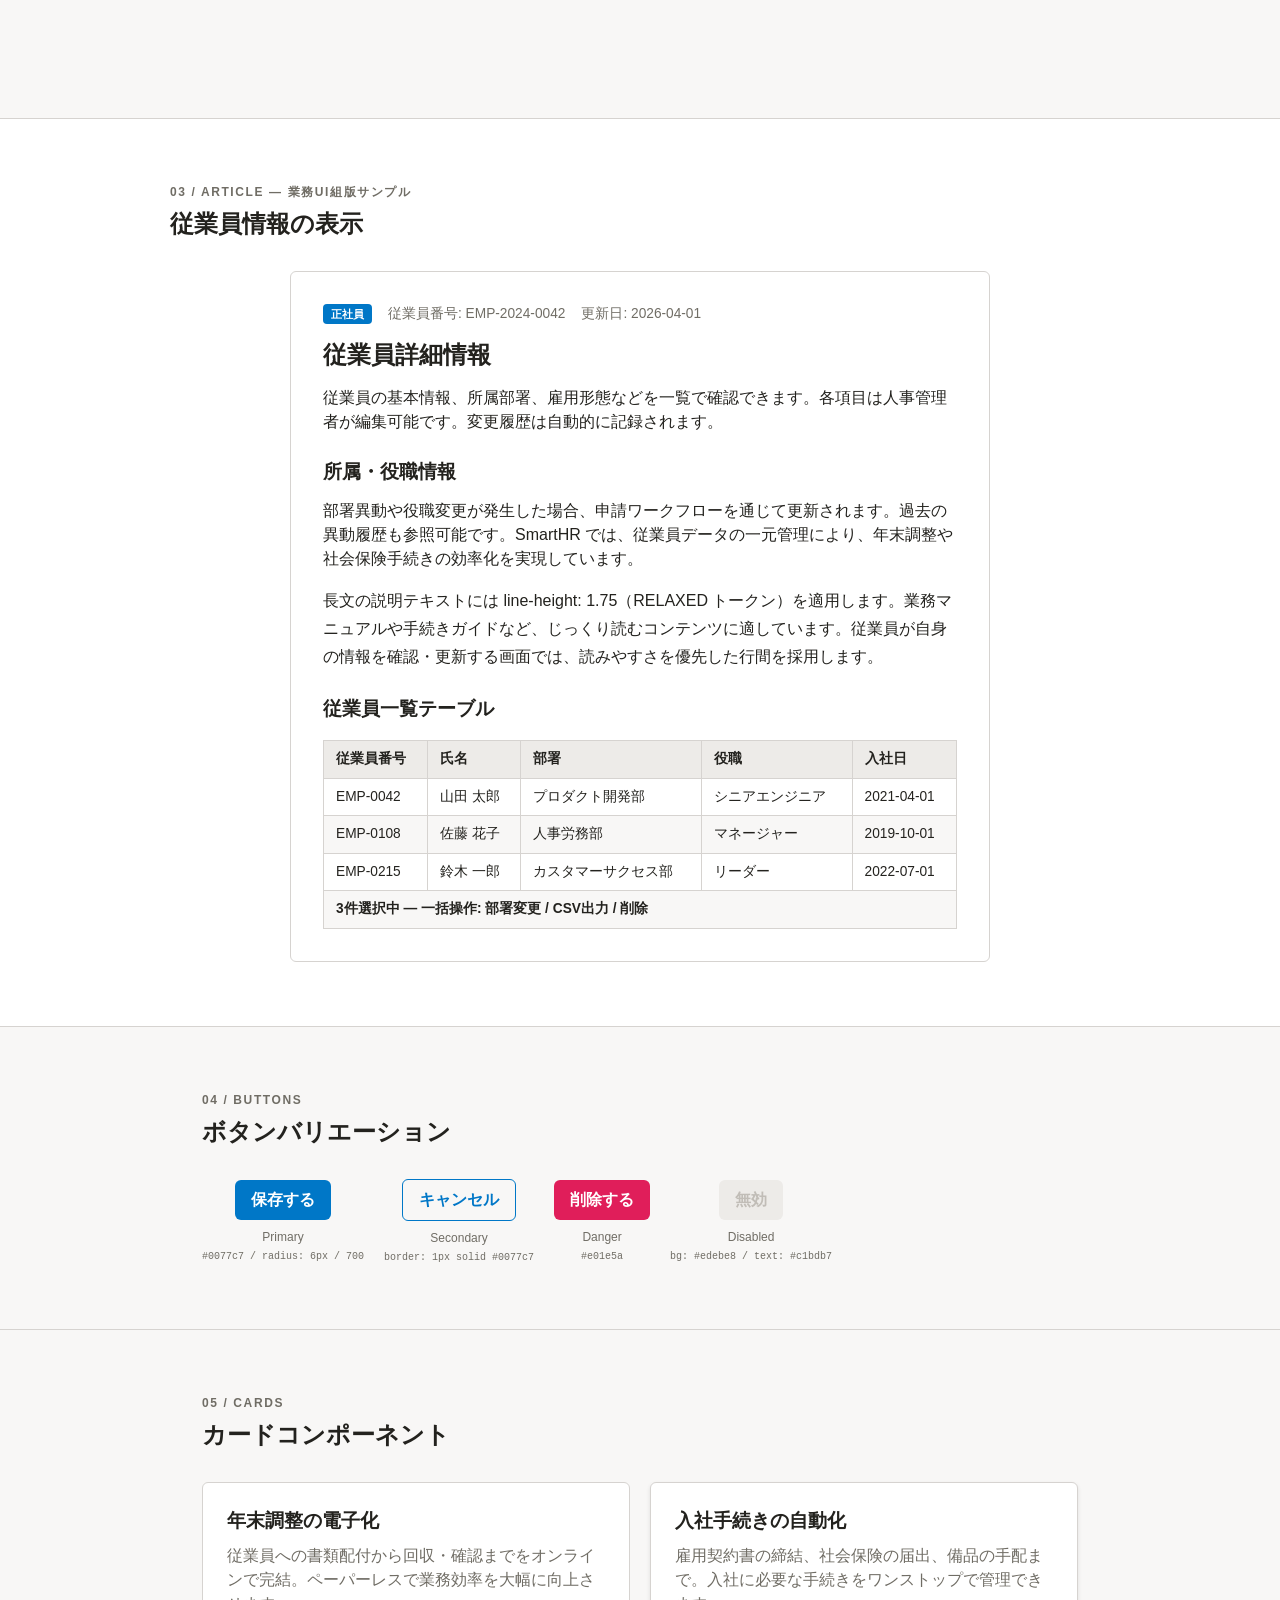
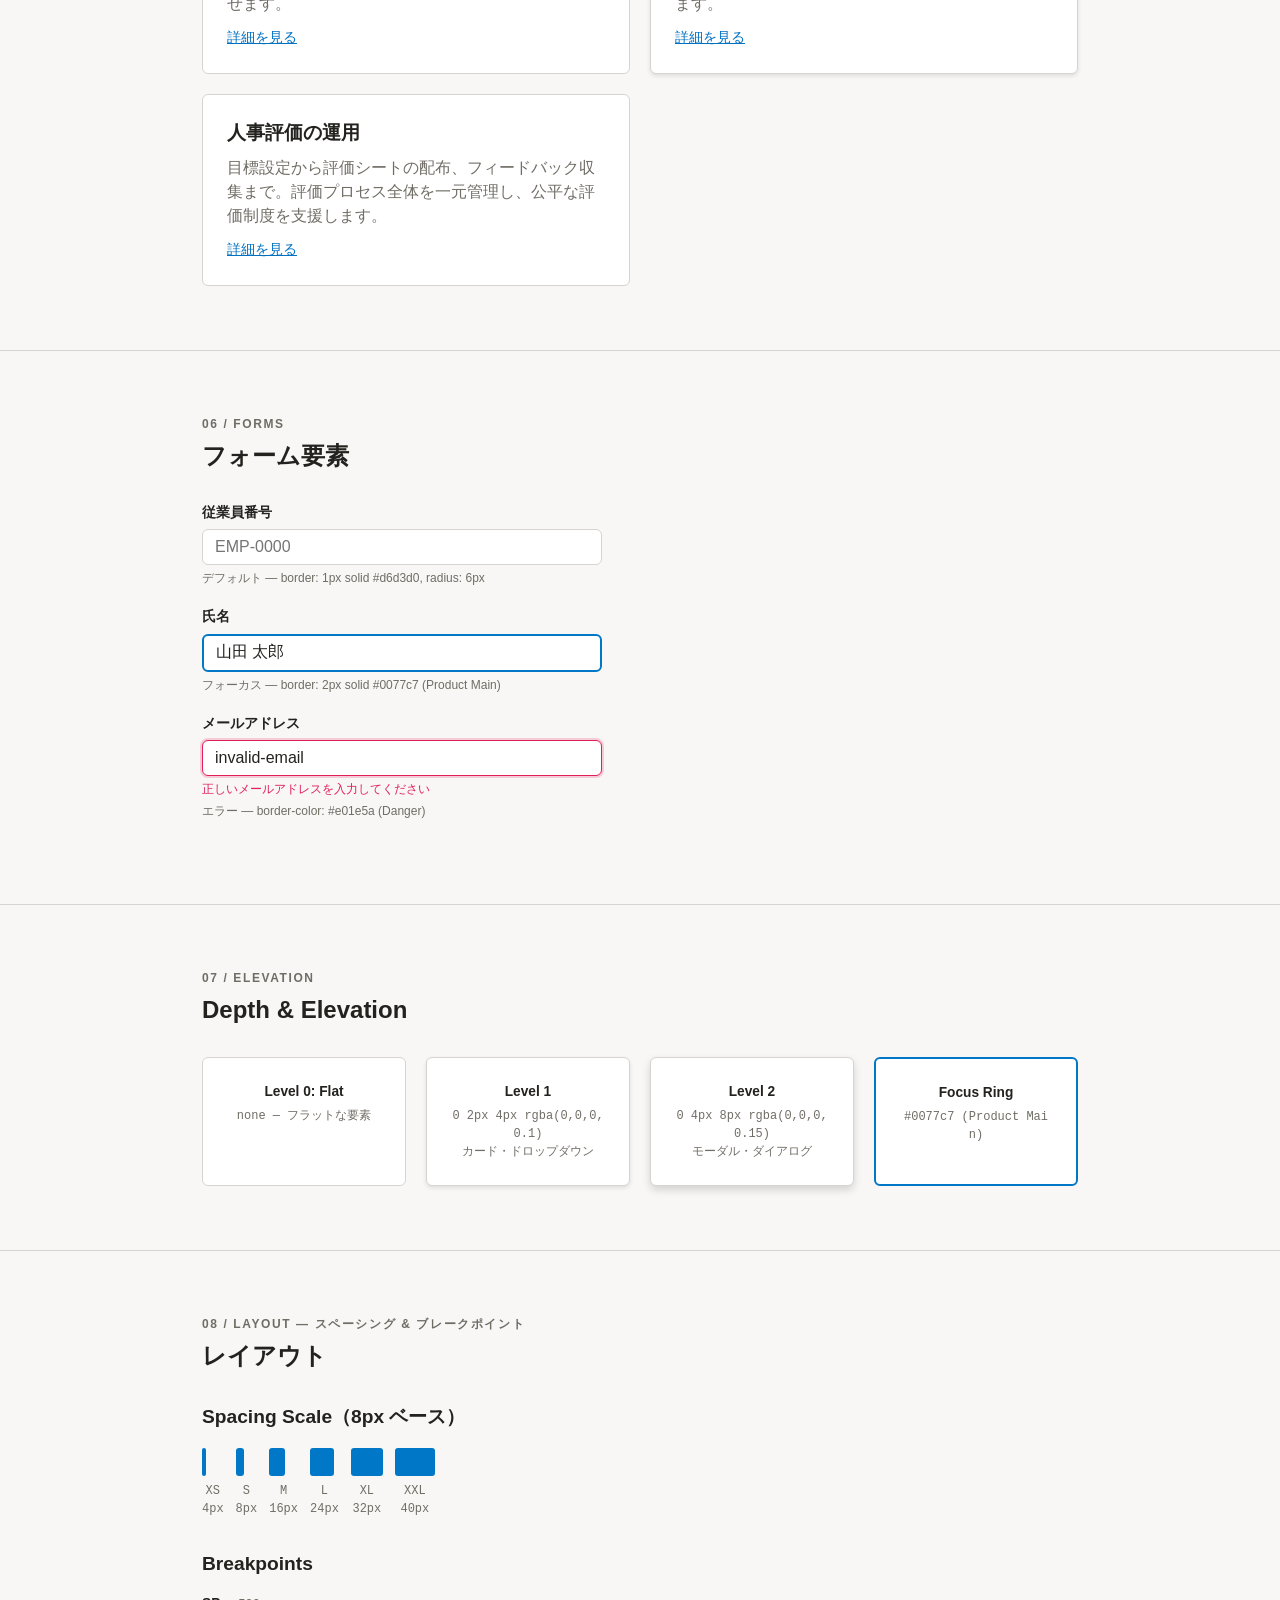
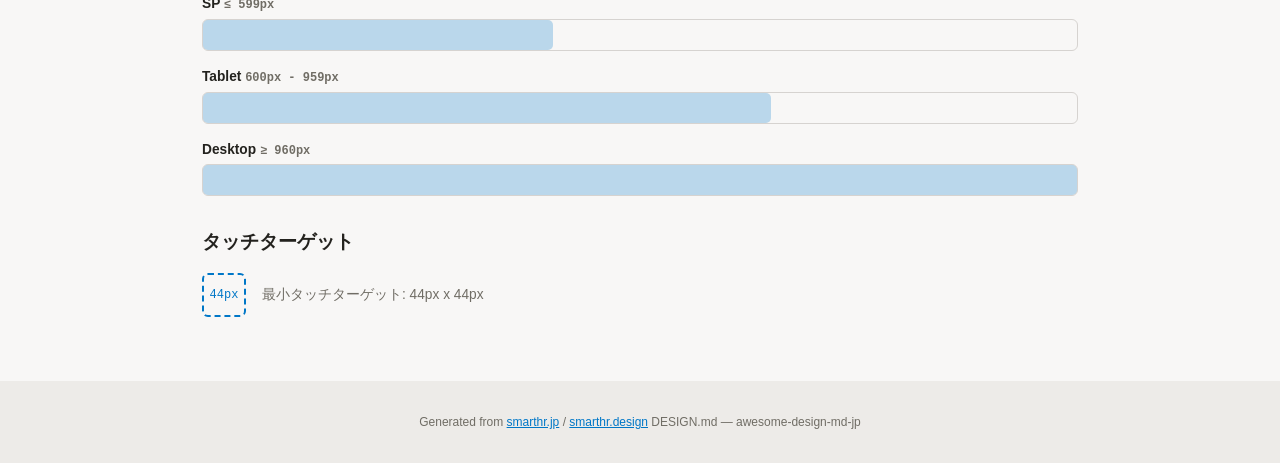
<file: preview.html>
<!DOCTYPE html>
<html lang="ja">
<head>
<meta charset="UTF-8">
<meta name="viewport" content="width=device-width, initial-scale=1.0">
<title>Design System Preview: SmartHR (Light)</title>
<style>
  /* === AdjustedYuGothic @font-face トリック === */
  @font-face {
    font-family: AdjustedYuGothic;
    font-weight: 400;
    src: local("Yu Gothic Medium");
  }
  @font-face {
    font-family: AdjustedYuGothic;
    font-weight: 700;
    src: local("Yu Gothic Bold");
  }

  :root {
    /* === Colors: DESIGN.md トークン値 === */
    /* Primary */
    --smarthr-blue: #00c4cc;
    --product-main: #0077c7;
    /* Semantic */
    --danger: #e01e5a;
    --warning: #ffcc17;
    /* Interactive */
    --text-link: #0071c1;
    --orange-accent: #ff9900;
    /* Neutral — Stone Scale（ウォームグレー） */
    --text-black: #23221e;
    --text-grey: #706d65;
    --text-disabled: #c1bdb7;
    --stone-01: #f8f7f6;
    --stone-02: #edebe8;
    --stone-03: #aaa69f;
    --stone-04: #4e4c49;
    /* Surface & Borders */
    --white: #ffffff;
    --border: #d6d3d0;
    --over-background: #f2f1f0;
    --action-background: #d6d3d0;
    /* === Elevation === */
    --shadow-1: 0 2px 4px rgba(0,0,0,0.1);
    --shadow-2: 0 4px 8px rgba(0,0,0,0.15);
    /* === Fonts === */
    --font-base: AdjustedYuGothic, "Yu Gothic", YuGothic, "Hiragino Sans", sans-serif;
    --font-system: system-ui, sans-serif;
    --font-mono: SFMono-Regular, Consolas, Menlo, Courier, monospace;
    /* === Spacing (8px base) === */
    --space-xs: 4px;
    --space-s: 8px;
    --space-m: 16px;
    --space-l: 24px;
    --space-xl: 32px;
    --space-xxl: 40px;
    /* === Radius === */
    --radius: 6px;
  }

  * { margin: 0; padding: 0; box-sizing: border-box; }

  body {
    background: var(--stone-01);
    color: var(--text-black);
    font-family: var(--font-base);
    font-size: 16px; font-weight: 400; line-height: 1.5;
    letter-spacing: 0;
    overflow-wrap: break-word;
    -webkit-font-smoothing: antialiased;
    -moz-osx-font-smoothing: grayscale;
  }

  /* NAV */
  .nav {
    position: sticky; top: 0; z-index: 100;
    display: flex; align-items: center; justify-content: space-between;
    padding: 0 var(--space-xl); height: 56px;
    background: var(--white);
    border-bottom: 1px solid var(--border);
  }
  .nav-brand { font-size: 18px; font-weight: 700; color: var(--text-black); text-decoration: none; display: flex; align-items: center; gap: 8px; }
  .nav-brand .logo-mark { display: inline-block; width: 24px; height: 24px; background: var(--smarthr-blue); border-radius: 4px; }
  .nav-links { display: flex; gap: 24px; list-style: none; }
  .nav-links a { font-size: 14px; font-weight: 400; color: var(--text-grey); text-decoration: none; transition: color 0.15s; }
  .nav-links a:hover { color: var(--text-black); }
  .nav-cta {
    display: inline-block; background: var(--product-main); color: #fff;
    padding: 6px 16px; border-radius: var(--radius); font-size: 14px; font-weight: 700;
    text-decoration: none; transition: opacity 0.15s;
  }
  .nav-cta:hover { opacity: 0.8; }

  /* HERO */
  .hero { padding: 80px 32px 64px; text-align: center; background: var(--white); }
  .hero h1 {
    font-size: 2rem; font-weight: 700; line-height: 1.25;
    color: var(--text-black); margin-bottom: 16px;
  }
  .hero p {
    font-size: 1rem; font-weight: 400; line-height: 1.5;
    color: var(--text-grey); max-width: 620px; margin: 0 auto 32px;
  }
  .hero-buttons { display: flex; gap: 12px; justify-content: center; flex-wrap: wrap; }
  .btn-primary {
    display: inline-block; background: var(--product-main); color: #fff;
    padding: 8px 16px; border-radius: var(--radius); border: none;
    font-family: var(--font-base); font-size: 1rem; font-weight: 700;
    text-decoration: none; cursor: pointer; transition: opacity 0.15s;
  }
  .btn-primary:hover { opacity: 0.8; }
  .btn-secondary {
    display: inline-block; background: transparent; color: var(--product-main);
    padding: 8px 16px; border-radius: var(--radius);
    border: 1px solid var(--product-main);
    font-family: var(--font-base); font-size: 1rem; font-weight: 700;
    text-decoration: none; cursor: pointer; transition: background 0.15s;
  }
  .btn-secondary:hover { background: var(--over-background); }

  /* SECTIONS */
  .section { padding: 64px 32px; max-width: 940px; margin: 0 auto; }
  .section-label {
    font-size: 0.75rem; font-weight: 700; color: var(--text-grey);
    text-transform: uppercase; margin-bottom: 8px; letter-spacing: 0.1rem;
  }
  .section-title {
    font-size: 1.5rem; font-weight: 700; line-height: 1.25;
    margin-bottom: 32px;
  }
  .section-divider { border: none; border-top: 1px solid var(--border); margin: 0; }

  .section-stone { background: var(--stone-01); padding: 64px 32px; }
  .section-stone .section-inner { max-width: 940px; margin: 0 auto; }
  .section-white { background: var(--white); padding: 64px 32px; }
  .section-white .section-inner { max-width: 940px; margin: 0 auto; }

  /* COLORS */
  .color-grid { display: grid; grid-template-columns: repeat(auto-fill, minmax(155px, 1fr)); gap: 12px; margin-bottom: 24px; }
  .color-swatch { border-radius: var(--radius); overflow: hidden; background: var(--white); box-shadow: var(--shadow-1); }
  .color-swatch-block { height: 72px; width: 100%; }
  .color-swatch-info { padding: 10px 12px; }
  .color-swatch-name { font-size: 0.857rem; font-weight: 700; margin-bottom: 2px; color: var(--text-black); }
  .color-swatch-hex { font-size: 0.75rem; color: var(--text-grey); font-family: var(--font-mono); }
  .color-swatch-role { font-size: 0.75rem; color: var(--text-grey); margin-top: 3px; }
  .color-group-label { font-size: 0.857rem; font-weight: 700; color: var(--stone-04); margin: 24px 0 10px; }

  /* TYPOGRAPHY */
  .type-sample { margin-bottom: 28px; padding-bottom: 24px; border-bottom: 1px solid var(--border); }
  .type-sample:last-child { border-bottom: none; }
  .type-meta { font-family: var(--font-mono); font-size: 0.75rem; font-weight: 400; color: var(--text-grey); margin-top: 8px; }
  .type-context { display: inline-block; background: var(--stone-02); color: var(--stone-04); font-size: 0.667rem; padding: 2px 8px; border-radius: 4px; margin-left: 8px; }

  /* BUTTONS */
  .button-row { display: flex; gap: 20px; flex-wrap: wrap; align-items: center; }
  .button-item { text-align: center; }
  .button-label { font-size: 0.75rem; font-weight: 400; color: var(--text-grey); margin-top: 8px; }
  .btn-danger {
    display: inline-block; background: var(--danger); color: #fff;
    padding: 8px 16px; border-radius: var(--radius); border: none;
    font-family: var(--font-base); font-size: 1rem; font-weight: 700;
    text-decoration: none; cursor: pointer;
  }
  .btn-disabled {
    display: inline-block; background: var(--stone-02); color: var(--text-disabled);
    padding: 8px 16px; border-radius: var(--radius); border: none;
    font-family: var(--font-base); font-size: 1rem; font-weight: 700;
    text-decoration: none; cursor: not-allowed;
  }

  /* CARDS */
  .card-grid { display: grid; grid-template-columns: repeat(auto-fit, minmax(280px, 1fr)); gap: 20px; }
  .card {
    background: var(--white); border: 1px solid var(--border); border-radius: var(--radius);
    padding: 24px; transition: box-shadow 0.3s;
  }
  .card:hover { box-shadow: var(--shadow-1); }
  .card h3 { font-size: 1.2rem; font-weight: 700; line-height: 1.5; margin-bottom: 8px; }
  .card p { font-size: 1rem; color: var(--text-grey); line-height: 1.5; }
  .card-link { font-size: 0.857rem; color: var(--text-link); text-decoration: underline; margin-top: 12px; display: inline-block; }

  /* ARTICLE PREVIEW */
  .article-preview { max-width: 700px; margin: 0 auto; background: var(--white); border: 1px solid var(--border); border-radius: var(--radius); padding: 32px; }
  .article-preview h1 { font-size: 1.5rem; font-weight: 700; line-height: 1.25; margin-bottom: 16px; }
  .article-preview h2 { font-size: 1.2rem; font-weight: 700; line-height: 1.5; margin: 24px 0 12px; }
  .article-preview p { font-size: 1rem; font-weight: 400; line-height: 1.5; margin-bottom: 16px; color: var(--text-black); }
  .article-preview p.relaxed { line-height: 1.75; }
  .article-preview .meta-row { font-size: 0.857rem; color: var(--text-grey); margin-bottom: 16px; display: flex; gap: 16px; }
  .article-preview .badge { display: inline-block; font-size: 0.667rem; font-weight: 700; background: var(--product-main); color: #fff; padding: 2px 8px; border-radius: 4px; }

  /* TABLE */
  .data-table { width: 100%; border-collapse: collapse; margin-top: 16px; font-size: 0.857rem; }
  .data-table th {
    background: var(--stone-02); color: var(--text-black); font-weight: 700;
    text-align: left; padding: 8px 12px; border: 1px solid var(--border);
  }
  .data-table td {
    background: var(--white); padding: 8px 12px; border: 1px solid var(--border);
  }
  .data-table tr:nth-child(even) td { background: var(--stone-01); }
  .data-table .action-row td { background: var(--action-background); font-weight: 700; }

  /* FORMS */
  .form-group { margin-bottom: 20px; max-width: 400px; }
  .form-label { display: block; font-size: 0.857rem; font-weight: 700; color: var(--text-black); margin-bottom: 6px; }
  .form-input {
    width: 100%; background: var(--white); color: var(--text-black);
    border: 1px solid var(--border); padding: 8px 12px; border-radius: var(--radius);
    font-family: var(--font-base); font-size: 1rem; outline: none;
    transition: border-color 0.15s;
  }
  .form-input:focus, .form-input--focus { border: 2px solid var(--product-main); box-shadow: none; }
  .form-input--error { border-color: var(--danger); box-shadow: 0 0 0 2px rgba(224,30,90,0.2); }
  .form-state-label { font-size: 0.75rem; color: var(--text-grey); margin-top: 4px; }
  .form-error-text { font-size: 0.75rem; color: var(--danger); margin-top: 4px; }

  /* ELEVATION */
  .elevation-grid { display: grid; grid-template-columns: repeat(auto-fit, minmax(200px, 1fr)); gap: 20px; }
  .elevation-card { background: var(--white); border-radius: var(--radius); padding: 24px; text-align: center; border: 1px solid var(--border); }
  .elevation-label { font-size: 0.857rem; font-weight: 700; margin-bottom: 4px; }
  .elevation-desc { font-family: var(--font-mono); font-size: 0.75rem; color: var(--text-grey); word-break: break-all; }

  /* SPACING */
  .spacing-row { display: flex; align-items: flex-end; gap: 12px; flex-wrap: wrap; margin-bottom: 24px; }
  .spacing-item { text-align: center; }
  .spacing-block { background: var(--product-main); border-radius: 3px; margin-bottom: 6px; height: 28px; }
  .spacing-value { font-family: var(--font-mono); font-size: 0.75rem; font-weight: 400; color: var(--text-grey); }

  /* CONTENT WIDTHS */
  .width-bar { height: 32px; background: var(--stone-01); border: 1px solid var(--border); border-radius: var(--radius); margin-bottom: 8px; position: relative; }
  .width-bar-inner { height: 100%; background: var(--product-main); border-radius: 5px; opacity: 0.25; }
  .width-bar-label { font-size: 0.857rem; font-weight: 700; color: var(--text-black); margin-bottom: 4px; }
  .width-bar-value { font-family: var(--font-mono); font-size: 0.75rem; color: var(--text-grey); }

  /* FOOTER */
  .footer { padding: 32px; text-align: center; background: var(--stone-02); font-size: 0.75rem; color: var(--text-grey); }

  @media (max-width: 599px) {
    .hero h1 { font-size: 1.5rem; }
    .hero p { font-size: 0.857rem; }
    .nav-links { display: none; }
    .section { padding: 48px 20px; }
    .section-stone { padding: 48px 20px; }
    .section-white { padding: 48px 20px; }
    .card-grid { grid-template-columns: 1fr; }
    .article-preview { padding: 20px; }
  }
</style>
</head>
<body>

<nav class="nav">
  <a class="nav-brand" href="#"><span class="logo-mark"></span> SmartHR</a>
  <ul class="nav-links">
    <li><a href="#colors">Colors</a></li>
    <li><a href="#typography">Typography</a></li>
    <li><a href="#article">Article</a></li>
    <li><a href="#buttons">Buttons</a></li>
    <li><a href="#cards">Cards</a></li>
    <li><a href="#forms">Forms</a></li>
    <li><a href="#elevation">Elevation</a></li>
    <li><a href="#layout">Layout</a></li>
  </ul>
  <a class="nav-cta" href="#">従業員を追加</a>
</nav>

<section class="hero">
  <h1>Design System Preview<br>SmartHR — 日本語版</h1>
  <p>DESIGN.md から抽出したデザイントークンのカタログ。SmartHR Design System の公式トークンに基づくカラー、フォント、コンポーネント、スペーシングの全値を可視化。</p>
  <div class="hero-buttons">
    <a class="btn-primary" href="#">トークン一覧を見る</a>
    <a class="btn-secondary" href="#">DESIGN.md を読む</a>
  </div>
</section>

<hr class="section-divider">

<!-- COLORS -->
<section class="section" id="colors">
  <div class="section-label">01 / Colors</div>
  <h2 class="section-title">カラーパレット</h2>

  <div class="color-group-label">Primary</div>
  <div class="color-grid">
    <div class="color-swatch"><div class="color-swatch-block" style="background:#00c4cc"></div><div class="color-swatch-info"><div class="color-swatch-name">SmartHR Blue</div><div class="color-swatch-hex">#00c4cc</div><div class="color-swatch-role">ブランド・ロゴ・チャート用（UIには非推奨）</div></div></div>
    <div class="color-swatch"><div class="color-swatch-block" style="background:#0077c7"></div><div class="color-swatch-info"><div class="color-swatch-name">Product Main</div><div class="color-swatch-hex">#0077c7</div><div class="color-swatch-role">UIプライマリ・ボタン・フォーカス</div></div></div>
  </div>

  <div class="color-group-label">Semantic</div>
  <div class="color-grid">
    <div class="color-swatch"><div class="color-swatch-block" style="background:#e01e5a"></div><div class="color-swatch-info"><div class="color-swatch-name">Danger</div><div class="color-swatch-hex">#e01e5a</div><div class="color-swatch-role">エラー・削除操作</div></div></div>
    <div class="color-swatch"><div class="color-swatch-block" style="background:#ffcc17"></div><div class="color-swatch-info"><div class="color-swatch-name">Warning</div><div class="color-swatch-hex">#ffcc17</div><div class="color-swatch-role">警告・注意喚起</div></div></div>
  </div>

  <div class="color-group-label">Interactive</div>
  <div class="color-grid">
    <div class="color-swatch"><div class="color-swatch-block" style="background:#0071c1"></div><div class="color-swatch-info"><div class="color-swatch-name">Text Link</div><div class="color-swatch-hex">#0071c1</div><div class="color-swatch-role">テキストリンク</div></div></div>
    <div class="color-swatch"><div class="color-swatch-block" style="background:#ff9900"></div><div class="color-swatch-info"><div class="color-swatch-name">Orange Accent</div><div class="color-swatch-hex">#ff9900</div><div class="color-swatch-role">アクセント・注目要素</div></div></div>
  </div>

  <div class="color-group-label">Text</div>
  <div class="color-grid">
    <div class="color-swatch"><div class="color-swatch-block" style="background:#23221e"></div><div class="color-swatch-info"><div class="color-swatch-name">Text Black</div><div class="color-swatch-hex">#23221e</div><div class="color-swatch-role">本文・見出し（#000000は使わない）</div></div></div>
    <div class="color-swatch"><div class="color-swatch-block" style="background:#706d65"></div><div class="color-swatch-info"><div class="color-swatch-name">Text Grey</div><div class="color-swatch-hex">#706d65</div><div class="color-swatch-role">補足テキスト・セカンダリラベル</div></div></div>
    <div class="color-swatch"><div class="color-swatch-block" style="background:#c1bdb7"></div><div class="color-swatch-info"><div class="color-swatch-name">Text Disabled</div><div class="color-swatch-hex">#c1bdb7</div><div class="color-swatch-role">無効状態のテキスト</div></div></div>
  </div>

  <div class="color-group-label">Stone Scale（ウォームグレー）</div>
  <div class="color-grid">
    <div class="color-swatch"><div class="color-swatch-block" style="background:#f8f7f6; border-bottom:1px solid #d6d3d0"></div><div class="color-swatch-info"><div class="color-swatch-name">Stone 01 (COLUMN)</div><div class="color-swatch-hex">#f8f7f6</div><div class="color-swatch-role">ページ背景</div></div></div>
    <div class="color-swatch"><div class="color-swatch-block" style="background:#edebe8"></div><div class="color-swatch-info"><div class="color-swatch-name">Stone 02 (HEAD)</div><div class="color-swatch-hex">#edebe8</div><div class="color-swatch-role">テーブルヘッダー背景</div></div></div>
    <div class="color-swatch"><div class="color-swatch-block" style="background:#aaa69f"></div><div class="color-swatch-info"><div class="color-swatch-name">Stone 03</div><div class="color-swatch-hex">#aaa69f</div><div class="color-swatch-role">補助ボーダー・アイコン</div></div></div>
    <div class="color-swatch"><div class="color-swatch-block" style="background:#4e4c49"></div><div class="color-swatch-info"><div class="color-swatch-name">Stone 04</div><div class="color-swatch-hex">#4e4c49</div><div class="color-swatch-role">濃いグレーテキスト</div></div></div>
  </div>

  <div class="color-group-label">Surface & Borders</div>
  <div class="color-grid">
    <div class="color-swatch"><div class="color-swatch-block" style="background:#ffffff; border-bottom:1px solid #d6d3d0"></div><div class="color-swatch-info"><div class="color-swatch-name">White</div><div class="color-swatch-hex">#ffffff</div><div class="color-swatch-role">コンポーネント背景</div></div></div>
    <div class="color-swatch"><div class="color-swatch-block" style="background:#d6d3d0"></div><div class="color-swatch-info"><div class="color-swatch-name">Border</div><div class="color-swatch-hex">#d6d3d0</div><div class="color-swatch-role">区切り線・入力欄の枠</div></div></div>
    <div class="color-swatch"><div class="color-swatch-block" style="background:#f2f1f0"></div><div class="color-swatch-info"><div class="color-swatch-name">Over Background</div><div class="color-swatch-hex">#f2f1f0</div><div class="color-swatch-role">グルーピング面</div></div></div>
    <div class="color-swatch"><div class="color-swatch-block" style="background:#d6d3d0"></div><div class="color-swatch-info"><div class="color-swatch-name">Action Background</div><div class="color-swatch-hex">#d6d3d0</div><div class="color-swatch-role">テーブル一括操作エリア</div></div></div>
  </div>

  <div class="color-group-label">Chart Colors</div>
  <div class="color-grid">
    <div class="color-swatch"><div class="color-swatch-block" style="background:#00c4cc"></div><div class="color-swatch-info"><div class="color-swatch-hex">#00c4cc</div></div></div>
    <div class="color-swatch"><div class="color-swatch-block" style="background:#ffcd00"></div><div class="color-swatch-info"><div class="color-swatch-hex">#ffcd00</div></div></div>
    <div class="color-swatch"><div class="color-swatch-block" style="background:#ff9100"></div><div class="color-swatch-info"><div class="color-swatch-hex">#ff9100</div></div></div>
    <div class="color-swatch"><div class="color-swatch-block" style="background:#e65537"></div><div class="color-swatch-info"><div class="color-swatch-hex">#e65537</div></div></div>
    <div class="color-swatch"><div class="color-swatch-block" style="background:#2d4b9b"></div><div class="color-swatch-info"><div class="color-swatch-hex">#2d4b9b</div></div></div>
    <div class="color-swatch"><div class="color-swatch-block" style="background:#2d7df0"></div><div class="color-swatch-info"><div class="color-swatch-hex">#2d7df0</div></div></div>
    <div class="color-swatch"><div class="color-swatch-block" style="background:#69d7ff"></div><div class="color-swatch-info"><div class="color-swatch-hex">#69d7ff</div></div></div>
    <div class="color-swatch"><div class="color-swatch-block" style="background:#4bb47d"></div><div class="color-swatch-info"><div class="color-swatch-hex">#4bb47d</div></div></div>
    <div class="color-swatch"><div class="color-swatch-block" style="background:#05878c"></div><div class="color-swatch-info"><div class="color-swatch-hex">#05878c</div></div></div>
  </div>
</section>

<hr class="section-divider">

<!-- TYPOGRAPHY -->
<section class="section" id="typography">
  <div class="section-label">02 / Typography</div>
  <h2 class="section-title">タイポグラフィ階層</h2>

  <div class="type-sample">
    <div style="font-size:2rem; font-weight:700; line-height:1.25;">ページタイトル — Display XXL</div>
    <div class="type-meta">2rem (32px) / 700 / line-height: 1.25 / letter-spacing: 0<span class="type-context">Display</span></div>
  </div>
  <div class="type-sample">
    <div style="font-size:1.5rem; font-weight:700; line-height:1.25;">セクション見出し — Heading XL</div>
    <div class="type-meta">1.5rem (24px) / 700 / line-height: 1.25 / letter-spacing: 0<span class="type-context">Heading 1</span></div>
  </div>
  <div class="type-sample">
    <div style="font-size:1.2rem; font-weight:700; line-height:1.5;">サブ見出し — Heading L</div>
    <div class="type-meta">1.2rem (19.2px) / 700 / line-height: 1.5 / letter-spacing: 0<span class="type-context">Heading 2</span></div>
  </div>
  <div class="type-sample">
    <div style="font-size:1rem; font-weight:400; line-height:1.5;">本文テキスト — Body M。SmartHRは業務UIのため、情報密度を優先して line-height: 1.5 を標準としています。テキストカラーは #23221e を使い、純粋な #000000 は避けます。</div>
    <div class="type-meta">1rem (16px) / 400 / line-height: 1.5 (NORMAL) / letter-spacing: 0<span class="type-context">Body</span></div>
  </div>
  <div class="type-sample">
    <div style="font-size:0.857rem; font-weight:400; line-height:1.5; color:var(--text-grey);">補足テキスト — Small S (13.7px)</div>
    <div class="type-meta">0.857rem (13.7px) / 400 / line-height: 1.5 / color: Text Grey<span class="type-context">Small</span></div>
  </div>
  <div class="type-sample">
    <div style="font-size:0.75rem; font-weight:400; line-height:1.5; color:var(--text-grey);">キャプション・注釈 — Caption XS (12px)</div>
    <div class="type-meta">0.75rem (12px) / 400 / line-height: 1.5<span class="type-context">Caption</span></div>
  </div>
  <div class="type-sample">
    <div style="font-size:0.667rem; font-weight:400; line-height:1.5; color:var(--text-grey);">バッジ・ラベル — Smallest XXS (10.7px)</div>
    <div class="type-meta">0.667rem (10.7px) / 400 / line-height: 1.5<span class="type-context">Smallest</span></div>
  </div>
  <div class="type-sample">
    <div style="font-family:var(--font-base); font-size:1rem; font-weight:400; line-height:1.5;">font-family: AdjustedYuGothic, "Yu Gothic", YuGothic, "Hiragino Sans", sans-serif</div>
    <div class="type-meta">@font-face トリックで游ゴシック Medium を 400 にマッピング（Windows 表示品質対策）</div>
  </div>
</section>

<hr class="section-divider">

<!-- ARTICLE PREVIEW -->
<section class="section-white" id="article">
<div class="section-inner">
  <div class="section-label">03 / Article — 業務UI組版サンプル</div>
  <h2 class="section-title">従業員情報の表示</h2>
  <div class="article-preview">
    <div class="meta-row">
      <span class="badge">正社員</span>
      <span>従業員番号: EMP-2024-0042</span>
      <span>更新日: 2026-04-01</span>
    </div>
    <h1>従業員詳細情報</h1>
    <p>従業員の基本情報、所属部署、雇用形態などを一覧で確認できます。各項目は人事管理者が編集可能です。変更履歴は自動的に記録されます。</p>
    <h2>所属・役職情報</h2>
    <p>部署異動や役職変更が発生した場合、申請ワークフローを通じて更新されます。過去の異動履歴も参照可能です。SmartHR では、従業員データの一元管理により、年末調整や社会保険手続きの効率化を実現しています。</p>
    <p class="relaxed">長文の説明テキストには line-height: 1.75（RELAXED トークン）を適用します。業務マニュアルや手続きガイドなど、じっくり読むコンテンツに適しています。従業員が自身の情報を確認・更新する画面では、読みやすさを優先した行間を採用します。</p>

    <h2>従業員一覧テーブル</h2>
    <table class="data-table">
      <thead>
        <tr>
          <th>従業員番号</th>
          <th>氏名</th>
          <th>部署</th>
          <th>役職</th>
          <th>入社日</th>
        </tr>
      </thead>
      <tbody>
        <tr>
          <td>EMP-0042</td>
          <td>山田 太郎</td>
          <td>プロダクト開発部</td>
          <td>シニアエンジニア</td>
          <td>2021-04-01</td>
        </tr>
        <tr>
          <td>EMP-0108</td>
          <td>佐藤 花子</td>
          <td>人事労務部</td>
          <td>マネージャー</td>
          <td>2019-10-01</td>
        </tr>
        <tr>
          <td>EMP-0215</td>
          <td>鈴木 一郎</td>
          <td>カスタマーサクセス部</td>
          <td>リーダー</td>
          <td>2022-07-01</td>
        </tr>
        <tr class="action-row">
          <td colspan="5">3件選択中 — 一括操作: 部署変更 / CSV出力 / 削除</td>
        </tr>
      </tbody>
    </table>
  </div>
</div>
</section>

<hr class="section-divider">

<!-- BUTTONS -->
<section class="section" id="buttons">
  <div class="section-label">04 / Buttons</div>
  <h2 class="section-title">ボタンバリエーション</h2>
  <div class="button-row">
    <div class="button-item">
      <a class="btn-primary" href="#">保存する</a>
      <div class="button-label">Primary<br><span style="font-family:var(--font-mono); font-size:10px;">#0077c7 / radius: 6px / 700</span></div>
    </div>
    <div class="button-item">
      <a class="btn-secondary" href="#">キャンセル</a>
      <div class="button-label">Secondary<br><span style="font-family:var(--font-mono); font-size:10px;">border: 1px solid #0077c7</span></div>
    </div>
    <div class="button-item">
      <a class="btn-danger" href="#" style="text-decoration:none;">削除する</a>
      <div class="button-label">Danger<br><span style="font-family:var(--font-mono); font-size:10px;">#e01e5a</span></div>
    </div>
    <div class="button-item">
      <a class="btn-disabled" href="#" style="text-decoration:none; pointer-events:none;">無効</a>
      <div class="button-label">Disabled<br><span style="font-family:var(--font-mono); font-size:10px;">bg: #edebe8 / text: #c1bdb7</span></div>
    </div>
  </div>
</section>

<hr class="section-divider">

<!-- CARDS -->
<section class="section" id="cards">
  <div class="section-label">05 / Cards</div>
  <h2 class="section-title">カードコンポーネント</h2>
  <div class="card-grid">
    <div class="card">
      <h3>年末調整の電子化</h3>
      <p>従業員への書類配付から回収・確認までをオンラインで完結。ペーパーレスで業務効率を大幅に向上させます。</p>
      <a class="card-link" href="#">詳細を見る</a>
    </div>
    <div class="card" style="box-shadow: var(--shadow-1);">
      <h3>入社手続きの自動化</h3>
      <p>雇用契約書の締結、社会保険の届出、備品の手配まで。入社に必要な手続きをワンストップで管理できます。</p>
      <a class="card-link" href="#">詳細を見る</a>
    </div>
    <div class="card">
      <h3>人事評価の運用</h3>
      <p>目標設定から評価シートの配布、フィードバック収集まで。評価プロセス全体を一元管理し、公平な評価制度を支援します。</p>
      <a class="card-link" href="#">詳細を見る</a>
    </div>
  </div>
</section>

<hr class="section-divider">

<!-- FORMS -->
<section class="section" id="forms">
  <div class="section-label">06 / Forms</div>
  <h2 class="section-title">フォーム要素</h2>
  <div class="form-group">
    <label class="form-label">従業員番号</label>
    <input class="form-input" type="text" placeholder="EMP-0000">
    <div class="form-state-label">デフォルト — border: 1px solid #d6d3d0, radius: 6px</div>
  </div>
  <div class="form-group">
    <label class="form-label">氏名</label>
    <input class="form-input form-input--focus" type="text" value="山田 太郎">
    <div class="form-state-label">フォーカス — border: 2px solid #0077c7 (Product Main)</div>
  </div>
  <div class="form-group">
    <label class="form-label">メールアドレス</label>
    <input class="form-input form-input--error" type="text" value="invalid-email">
    <div class="form-error-text">正しいメールアドレスを入力してください</div>
    <div class="form-state-label">エラー — border-color: #e01e5a (Danger)</div>
  </div>
</section>

<hr class="section-divider">

<!-- ELEVATION -->
<section class="section" id="elevation">
  <div class="section-label">07 / Elevation</div>
  <h2 class="section-title">Depth & Elevation</h2>
  <div class="elevation-grid">
    <div class="elevation-card">
      <div class="elevation-label">Level 0: Flat</div>
      <div class="elevation-desc">none — フラットな要素</div>
    </div>
    <div class="elevation-card" style="box-shadow: var(--shadow-1);">
      <div class="elevation-label">Level 1</div>
      <div class="elevation-desc">0 2px 4px rgba(0,0,0,0.1)<br>カード・ドロップダウン</div>
    </div>
    <div class="elevation-card" style="box-shadow: var(--shadow-2);">
      <div class="elevation-label">Level 2</div>
      <div class="elevation-desc">0 4px 8px rgba(0,0,0,0.15)<br>モーダル・ダイアログ</div>
    </div>
    <div class="elevation-card" style="border: 2px solid var(--product-main);">
      <div class="elevation-label">Focus Ring</div>
      <div class="elevation-desc">#0077c7 (Product Main)</div>
    </div>
  </div>
</section>

<hr class="section-divider">

<!-- LAYOUT -->
<section class="section" id="layout">
  <div class="section-label">08 / Layout — スペーシング & ブレークポイント</div>
  <h2 class="section-title">レイアウト</h2>

  <h3 style="font-size:1.2rem; font-weight:700; margin-bottom:16px;">Spacing Scale（8px ベース）</h3>
  <div class="spacing-row">
    <div class="spacing-item"><div class="spacing-block" style="width:4px;"></div><div class="spacing-value">XS<br>4px</div></div>
    <div class="spacing-item"><div class="spacing-block" style="width:8px;"></div><div class="spacing-value">S<br>8px</div></div>
    <div class="spacing-item"><div class="spacing-block" style="width:16px;"></div><div class="spacing-value">M<br>16px</div></div>
    <div class="spacing-item"><div class="spacing-block" style="width:24px;"></div><div class="spacing-value">L<br>24px</div></div>
    <div class="spacing-item"><div class="spacing-block" style="width:32px;"></div><div class="spacing-value">XL<br>32px</div></div>
    <div class="spacing-item"><div class="spacing-block" style="width:40px;"></div><div class="spacing-value">XXL<br>40px</div></div>
  </div>

  <h3 style="font-size:1.2rem; font-weight:700; margin-bottom:16px; margin-top:32px;">Breakpoints</h3>
  <div style="margin-bottom:16px">
    <div class="width-bar-label">SP <span class="width-bar-value">&le; 599px</span></div>
    <div class="width-bar"><div class="width-bar-inner" style="width:40%"></div></div>
  </div>
  <div style="margin-bottom:16px">
    <div class="width-bar-label">Tablet <span class="width-bar-value">600px - 959px</span></div>
    <div class="width-bar"><div class="width-bar-inner" style="width:65%"></div></div>
  </div>
  <div style="margin-bottom:16px">
    <div class="width-bar-label">Desktop <span class="width-bar-value">&ge; 960px</span></div>
    <div class="width-bar"><div class="width-bar-inner" style="width:100%"></div></div>
  </div>

  <h3 style="font-size:1.2rem; font-weight:700; margin-bottom:16px; margin-top:32px;">タッチターゲット</h3>
  <div style="display:flex; align-items:center; gap:16px;">
    <div style="width:44px; height:44px; border:2px dashed var(--product-main); border-radius:var(--radius); display:flex; align-items:center; justify-content:center;">
      <span style="font-family:var(--font-mono); font-size:0.75rem; color:var(--product-main);">44px</span>
    </div>
    <span style="font-size:0.857rem; color:var(--text-grey);">最小タッチターゲット: 44px x 44px</span>
  </div>
</section>

<footer class="footer">
  Generated from <a href="https://smarthr.jp/" style="color:var(--product-main); text-decoration:underline;">smarthr.jp</a> / <a href="https://smarthr.design/" style="color:var(--product-main); text-decoration:underline;">smarthr.design</a> DESIGN.md — awesome-design-md-jp
</footer>

</body>
</html>
</file>
<file: css/app.css>
/* ===== FONT ===== */
@font-face {
  font-family: AdjustedYuGothic;
  font-weight: 400;
  src: local("Yu Gothic Medium");
}
@font-face {
  font-family: AdjustedYuGothic;
  font-weight: 700;
  src: local("Yu Gothic Bold");
}

/* ===== DESIGN TOKENS ===== */
:root {
  --product-main: #0077c7;
  --text-link: #0071c1;
  --danger: #e01e5a;
  --warning: #ffcc17;
  --text-black: #23221e;
  --text-grey: #706d65;
  --text-disabled: #c1bdb7;
  --stone-01: #f8f7f6;
  --stone-02: #edebe8;
  --stone-03: #aaa69f;
  --white: #ffffff;
  --border: #d6d3d0;
  --over-bg: #f2f1f0;
  --shadow-1: 0 2px 4px rgba(0, 0, 0, 0.1);
  --shadow-2: 0 4px 8px rgba(0, 0, 0, 0.15);
  --font: AdjustedYuGothic, "Yu Gothic", YuGothic, "Hiragino Sans", sans-serif;
  --radius: 6px;
}

/* ===== RESET ===== */
*, *::before, *::after {
  margin: 0;
  padding: 0;
  box-sizing: border-box;
}

body {
  font-family: var(--font);
  font-size: 16px;
  font-weight: 400;
  line-height: 1.5;
  color: var(--text-black);
  background: var(--stone-01);
  -webkit-font-smoothing: antialiased;
  overflow-wrap: break-word;
}

/* ===== SCREEN MANAGEMENT ===== */
.screen {
  min-height: 100dvh;
  display: flex;
  flex-direction: column;
}

.screen[hidden] {
  display: none !important;
}

/* ===== NAV (shared) ===== */
.nav {
  position: sticky;
  top: 0;
  z-index: 100;
  height: 56px;
  padding: 0 24px;
  background: var(--white);
  border-bottom: 1px solid var(--border);
  display: flex;
  align-items: center;
}

.nav-brand {
  font-size: 15px;
  font-weight: 700;
  color: var(--text-black);
  display: flex;
  align-items: center;
  gap: 10px;
}

.nav-logo {
  width: 28px;
  height: 28px;
  border-radius: 6px;
  background: linear-gradient(135deg, var(--product-main), #005fa3);
  flex-shrink: 0;
}

/* ===== BUTTONS ===== */
.btn-start {
  display: inline-flex;
  align-items: center;
  gap: 8px;
  background: var(--product-main);
  color: #fff;
  padding: 14px 32px;
  border-radius: var(--radius);
  border: none;
  font-family: var(--font);
  font-size: 1rem;
  font-weight: 700;
  cursor: pointer;
  transition: opacity 0.15s;
  min-height: 52px;
}

.btn-start:hover {
  opacity: 0.85;
}

.btn-next {
  display: inline-flex;
  align-items: center;
  gap: 8px;
  background: var(--product-main);
  color: #fff;
  padding: 12px 28px;
  border-radius: var(--radius);
  border: none;
  font-family: var(--font);
  font-size: 1rem;
  font-weight: 700;
  cursor: pointer;
  transition: opacity 0.15s, background 0.15s;
  min-height: 48px;
}

.btn-next:disabled {
  background: var(--stone-02);
  color: var(--text-disabled);
  cursor: not-allowed;
}

.btn-next:not(:disabled):hover {
  opacity: 0.85;
}

.btn-back {
  display: inline-flex;
  align-items: center;
  gap: 6px;
  background: transparent;
  color: var(--text-grey);
  padding: 8px 12px;
  border-radius: var(--radius);
  border: none;
  font-family: var(--font);
  font-size: 0.857rem;
  font-weight: 700;
  cursor: pointer;
  transition: color 0.15s, background 0.15s;
  white-space: nowrap;
}

.btn-back:hover {
  background: var(--over-bg);
  color: var(--text-black);
}

.btn-secondary {
  display: inline-flex;
  align-items: center;
  gap: 8px;
  background: transparent;
  color: var(--product-main);
  padding: 10px 24px;
  border-radius: var(--radius);
  border: 1px solid var(--product-main);
  font-family: var(--font);
  font-size: 1rem;
  font-weight: 700;
  cursor: pointer;
  transition: background 0.15s;
  min-height: 44px;
}

.btn-secondary:hover {
  background: var(--over-bg);
}

.btn-print {
  display: inline-flex;
  align-items: center;
  gap: 6px;
  background: transparent;
  color: var(--text-grey);
  padding: 6px 14px;
  border-radius: var(--radius);
  border: 1px solid var(--border);
  font-family: var(--font);
  font-size: 0.857rem;
  font-weight: 700;
  cursor: pointer;
  transition: color 0.15s, border-color 0.15s;
  min-height: 36px;
}

.btn-print:hover {
  color: var(--text-black);
  border-color: var(--stone-03);
}

/* ===== HOME SCREEN ===== */
.home-main {
  flex: 1;
  display: flex;
  align-items: center;
  justify-content: center;
  padding: 40px 20px;
}

.home-card {
  background: var(--white);
  border: 1px solid var(--border);
  border-radius: 12px;
  padding: 48px 40px;
  max-width: 520px;
  width: 100%;
  box-shadow: var(--shadow-1);
  text-align: center;
}

.home-badge {
  display: inline-block;
  background: var(--stone-01);
  border: 1px solid var(--border);
  border-radius: 100px;
  padding: 4px 16px;
  font-size: 0.75rem;
  font-weight: 700;
  color: var(--text-grey);
  letter-spacing: 0.04rem;
  margin-bottom: 24px;
}

.home-title {
  font-size: 1.75rem;
  font-weight: 700;
  line-height: 1.3;
  color: var(--text-black);
  margin-bottom: 16px;
}

.home-title em {
  font-style: normal;
  color: var(--product-main);
}

.home-desc {
  font-size: 0.9rem;
  color: var(--text-grey);
  line-height: 1.75;
  margin-bottom: 32px;
}

.home-meta {
  list-style: none;
  margin-top: 24px;
  display: flex;
  flex-direction: column;
  gap: 8px;
  text-align: left;
}

.home-meta li {
  display: flex;
  align-items: center;
  gap: 8px;
  font-size: 0.857rem;
  color: var(--text-grey);
}

.home-meta li svg {
  stroke: var(--product-main);
  flex-shrink: 0;
}

/* ===== QUESTION HEADER ===== */
.question-header {
  position: sticky;
  top: 0;
  z-index: 10;
  background: var(--white);
  border-bottom: 1px solid var(--border);
  padding: 12px 20px;
  display: flex;
  align-items: center;
  gap: 12px;
}

.progress-wrap {
  flex: 1;
  display: flex;
  align-items: center;
  gap: 10px;
}

.progress-bar {
  flex: 1;
  height: 6px;
  background: var(--stone-02);
  border-radius: 100px;
  overflow: hidden;
}

.progress-inner {
  height: 100%;
  background: var(--product-main);
  border-radius: 100px;
  transition: width 0.4s ease;
}

.progress-label {
  font-size: 0.75rem;
  font-weight: 700;
  color: var(--text-grey);
  white-space: nowrap;
  min-width: 36px;
  text-align: right;
}

/* ===== QUESTION MAIN ===== */
.question-main {
  flex: 1;
  display: flex;
  align-items: flex-start;
  justify-content: center;
  padding: 32px 20px 20px;
}

.question-card {
  background: var(--white);
  border: 1px solid var(--border);
  border-radius: 12px;
  padding: 32px 28px;
  max-width: 600px;
  width: 100%;
  box-shadow: var(--shadow-1);
}

.q-step-label {
  display: inline-block;
  font-size: 0.75rem;
  font-weight: 700;
  color: var(--product-main);
  background: rgba(0, 119, 199, 0.08);
  border: 1px solid rgba(0, 119, 199, 0.2);
  border-radius: 100px;
  padding: 3px 12px;
  margin-bottom: 16px;
  letter-spacing: 0.04rem;
}

.q-text {
  font-size: 1.2rem;
  font-weight: 700;
  line-height: 1.4;
  margin-bottom: 8px;
}

.q-note {
  font-size: 0.857rem;
  color: var(--text-grey);
  margin-bottom: 24px;
  line-height: 1.6;
}

/* ===== CHOICE BUTTONS ===== */
.choice-list {
  display: flex;
  flex-direction: column;
  gap: 10px;
}

.choice-btn {
  display: flex;
  align-items: flex-start;
  gap: 14px;
  width: 100%;
  background: var(--stone-01);
  border: 1.5px solid var(--border);
  border-radius: var(--radius);
  padding: 14px 16px;
  cursor: pointer;
  text-align: left;
  font-family: var(--font);
  transition: border-color 0.15s, background 0.15s;
  min-height: 44px;
}

.choice-btn:hover {
  border-color: var(--product-main);
  background: rgba(0, 119, 199, 0.04);
}

.choice-btn.selected {
  border-color: var(--product-main);
  background: rgba(0, 119, 199, 0.08);
}

.choice-radio {
  width: 18px;
  height: 18px;
  border-radius: 50%;
  border: 2px solid var(--border);
  flex-shrink: 0;
  margin-top: 2px;
  display: flex;
  align-items: center;
  justify-content: center;
  transition: border-color 0.15s;
}

.choice-btn.selected .choice-radio {
  border-color: var(--product-main);
  background: var(--product-main);
}

.choice-btn.selected .choice-radio::after {
  content: '';
  width: 6px;
  height: 6px;
  border-radius: 50%;
  background: #fff;
}

.choice-label-wrap {
  flex: 1;
}

.choice-label {
  font-size: 0.9rem;
  font-weight: 700;
  color: var(--text-black);
  display: block;
  margin-bottom: 2px;
}

.choice-desc {
  font-size: 0.8rem;
  color: var(--text-grey);
  display: block;
  line-height: 1.5;
}

/* ===== QUESTION FOOTER ===== */
.question-footer {
  background: var(--white);
  border-top: 1px solid var(--border);
  padding: 16px 20px;
  display: flex;
  justify-content: flex-end;
}

/* ===== RESULT NAV ===== */
.result-nav {
  position: sticky;
  top: 0;
  z-index: 100;
  height: 56px;
  padding: 0 24px;
  background: var(--white);
  border-bottom: 1px solid var(--border);
  display: flex;
  align-items: center;
  justify-content: space-between;
}

.result-nav-brand {
  font-size: 15px;
  font-weight: 700;
  color: var(--text-black);
  display: flex;
  align-items: center;
  gap: 10px;
}

/* ===== RESULT MAIN ===== */
.result-main {
  max-width: 720px;
  margin: 0 auto;
  padding: 32px 20px 60px;
  width: 100%;
}

/* ===== RESULT CONTENT (generated by JS) ===== */
.result-summary {
  background: var(--white);
  border: 1px solid var(--border);
  border-radius: 12px;
  overflow: hidden;
  margin-bottom: 20px;
  box-shadow: var(--shadow-1);
}

.result-summary-header {
  padding: 20px 24px;
  border-bottom: 1px solid var(--border);
  display: flex;
  align-items: center;
  gap: 12px;
}

.risk-badge {
  display: inline-flex;
  align-items: center;
  gap: 8px;
  padding: 8px 20px;
  border-radius: 100px;
  font-size: 1rem;
  font-weight: 700;
}

.risk-badge.low {
  background: rgba(75, 180, 125, 0.1);
  color: #1a6b40;
  border: 1px solid rgba(75, 180, 125, 0.35);
}

.risk-badge.medium {
  background: rgba(255, 204, 23, 0.12);
  color: #856a00;
  border: 1px solid rgba(255, 204, 23, 0.45);
}

.risk-badge.high {
  background: rgba(224, 30, 90, 0.08);
  color: #b0003f;
  border: 1px solid rgba(224, 30, 90, 0.3);
}

.risk-message {
  font-size: 0.857rem;
  color: var(--text-grey);
  margin-top: 4px;
}

.result-answers {
  background: var(--white);
  border: 1px solid var(--border);
  border-radius: 12px;
  overflow: hidden;
  margin-bottom: 20px;
  box-shadow: var(--shadow-1);
}

.result-section-title {
  font-size: 0.75rem;
  font-weight: 700;
  color: var(--text-grey);
  text-transform: uppercase;
  letter-spacing: 0.08rem;
  padding: 14px 20px;
  background: var(--stone-02);
  border-bottom: 1px solid var(--border);
}

.result-row {
  display: grid;
  grid-template-columns: 130px 1fr auto;
  align-items: start;
  gap: 12px;
  padding: 14px 20px;
  border-bottom: 1px solid var(--border);
}

.result-row:last-child {
  border-bottom: none;
}

.result-row-label {
  font-size: 0.857rem;
  font-weight: 700;
  color: var(--text-grey);
}

.result-row-content {
  font-size: 0.857rem;
}

.result-row-current {
  font-weight: 700;
  color: var(--text-black);
  display: block;
  margin-bottom: 3px;
}

.result-row-reason {
  font-size: 0.8rem;
  color: var(--text-grey);
  line-height: 1.5;
}

.result-row-status {
  flex-shrink: 0;
}

.status-ok {
  display: inline-flex;
  align-items: center;
  gap: 4px;
  font-size: 0.75rem;
  font-weight: 700;
  color: #1a6b40;
  background: rgba(75, 180, 125, 0.1);
  border: 1px solid rgba(75, 180, 125, 0.3);
  border-radius: 100px;
  padding: 3px 10px;
  white-space: nowrap;
}

.status-warn {
  display: inline-flex;
  align-items: center;
  gap: 4px;
  font-size: 0.75rem;
  font-weight: 700;
  color: #856a00;
  background: rgba(255, 204, 23, 0.12);
  border: 1px solid rgba(255, 204, 23, 0.4);
  border-radius: 100px;
  padding: 3px 10px;
  white-space: nowrap;
}

.status-danger {
  display: inline-flex;
  align-items: center;
  gap: 4px;
  font-size: 0.75rem;
  font-weight: 700;
  color: #b0003f;
  background: rgba(224, 30, 90, 0.08);
  border: 1px solid rgba(224, 30, 90, 0.25);
  border-radius: 100px;
  padding: 3px 10px;
  white-space: nowrap;
}

.advice-card {
  background: rgba(255, 204, 23, 0.06);
  border: 1px solid rgba(255, 204, 23, 0.35);
  border-radius: 12px;
  padding: 20px 24px;
  margin-bottom: 20px;
}

.advice-card-title {
  font-size: 0.857rem;
  font-weight: 700;
  color: #856a00;
  margin-bottom: 12px;
  display: flex;
  align-items: center;
  gap: 6px;
}

.advice-card ul {
  list-style: none;
  display: flex;
  flex-direction: column;
  gap: 8px;
}

.advice-card li {
  font-size: 0.857rem;
  line-height: 1.5;
  display: flex;
  gap: 10px;
  align-items: flex-start;
}

.advice-card li::before {
  content: "→";
  color: #856a00;
  font-weight: 700;
  flex-shrink: 0;
  margin-top: 1px;
}

.setup-card {
  background: var(--white);
  border: 1px solid var(--border);
  border-radius: 12px;
  overflow: hidden;
  margin-bottom: 20px;
  box-shadow: var(--shadow-1);
}

.setup-steps {
  padding: 20px 24px;
  display: flex;
  flex-direction: column;
  gap: 16px;
}

.setup-step {
  display: grid;
  grid-template-columns: 28px 1fr;
  gap: 12px;
  align-items: flex-start;
}

.setup-step-num {
  width: 28px;
  height: 28px;
  border-radius: 50%;
  background: var(--product-main);
  color: #fff;
  font-size: 0.75rem;
  font-weight: 700;
  display: flex;
  align-items: center;
  justify-content: center;
  flex-shrink: 0;
  margin-top: 1px;
}

.setup-step-body h4 {
  font-size: 0.857rem;
  font-weight: 700;
  margin-bottom: 4px;
}

.setup-step-body p {
  font-size: 0.8rem;
  color: var(--text-grey);
  line-height: 1.6;
}

.setup-step-body code {
  display: inline-block;
  background: var(--stone-02);
  border: 1px solid var(--border);
  border-radius: 4px;
  padding: 2px 8px;
  font-family: SFMono-Regular, Consolas, Menlo, Courier, monospace;
  font-size: 0.8rem;
  color: var(--text-black);
  margin-top: 4px;
}

.result-restart {
  text-align: center;
  margin-top: 32px;
}

/* ===== PRINT ===== */
@media print {
  .no-print { display: none !important; }

  body { background: #fff; }

  .result-main {
    padding: 0;
    max-width: 100%;
  }

  .result-summary,
  .result-answers,
  .setup-card {
    box-shadow: none;
    break-inside: avoid;
  }

  .advice-card {
    break-inside: avoid;
  }
}

/* ===== RESPONSIVE ===== */
@media (max-width: 599px) {
  .home-card {
    padding: 32px 20px;
  }

  .home-title {
    font-size: 1.4rem;
  }

  .question-card {
    padding: 24px 16px;
  }

  .q-text {
    font-size: 1.05rem;
  }

  .result-row {
    grid-template-columns: 1fr;
    gap: 6px;
  }

  .result-row-label {
    font-size: 0.75rem;
    color: var(--stone-03);
  }

  .btn-start {
    width: 100%;
    justify-content: center;
  }
}
</file>
